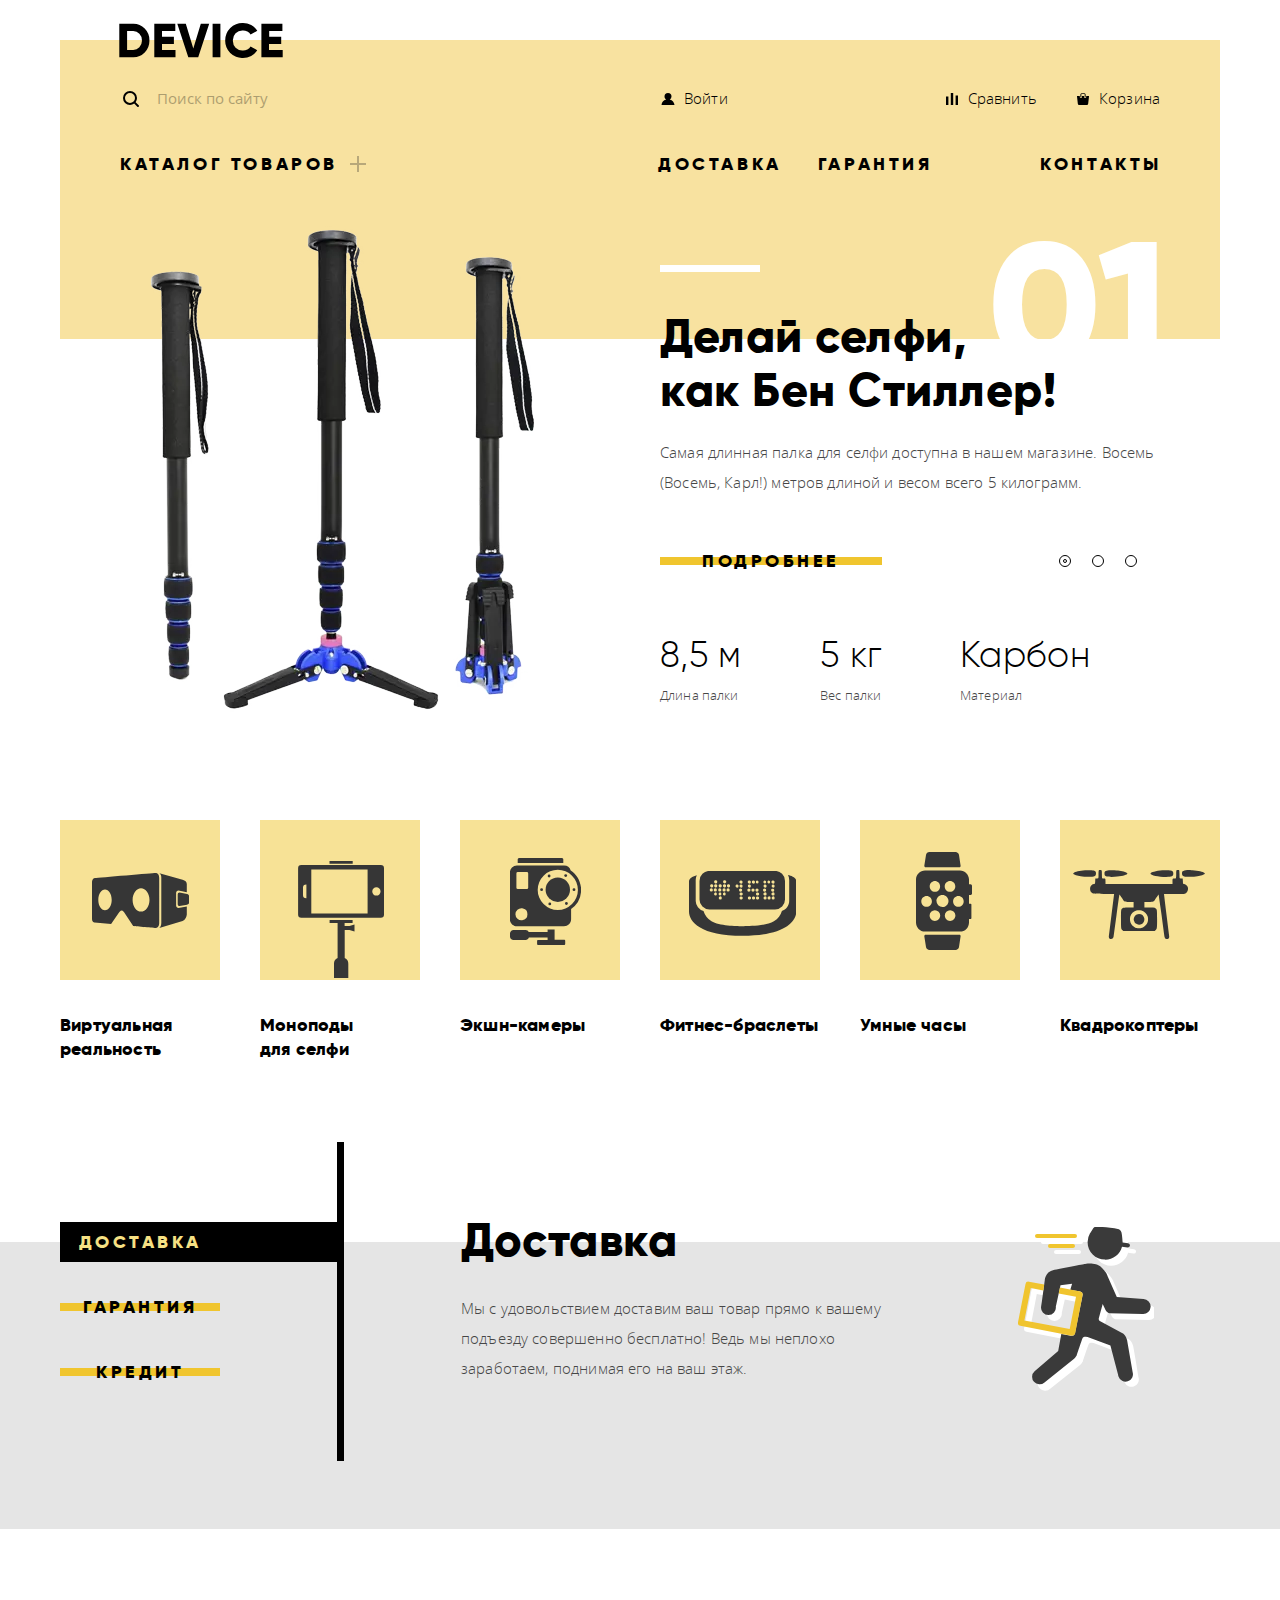
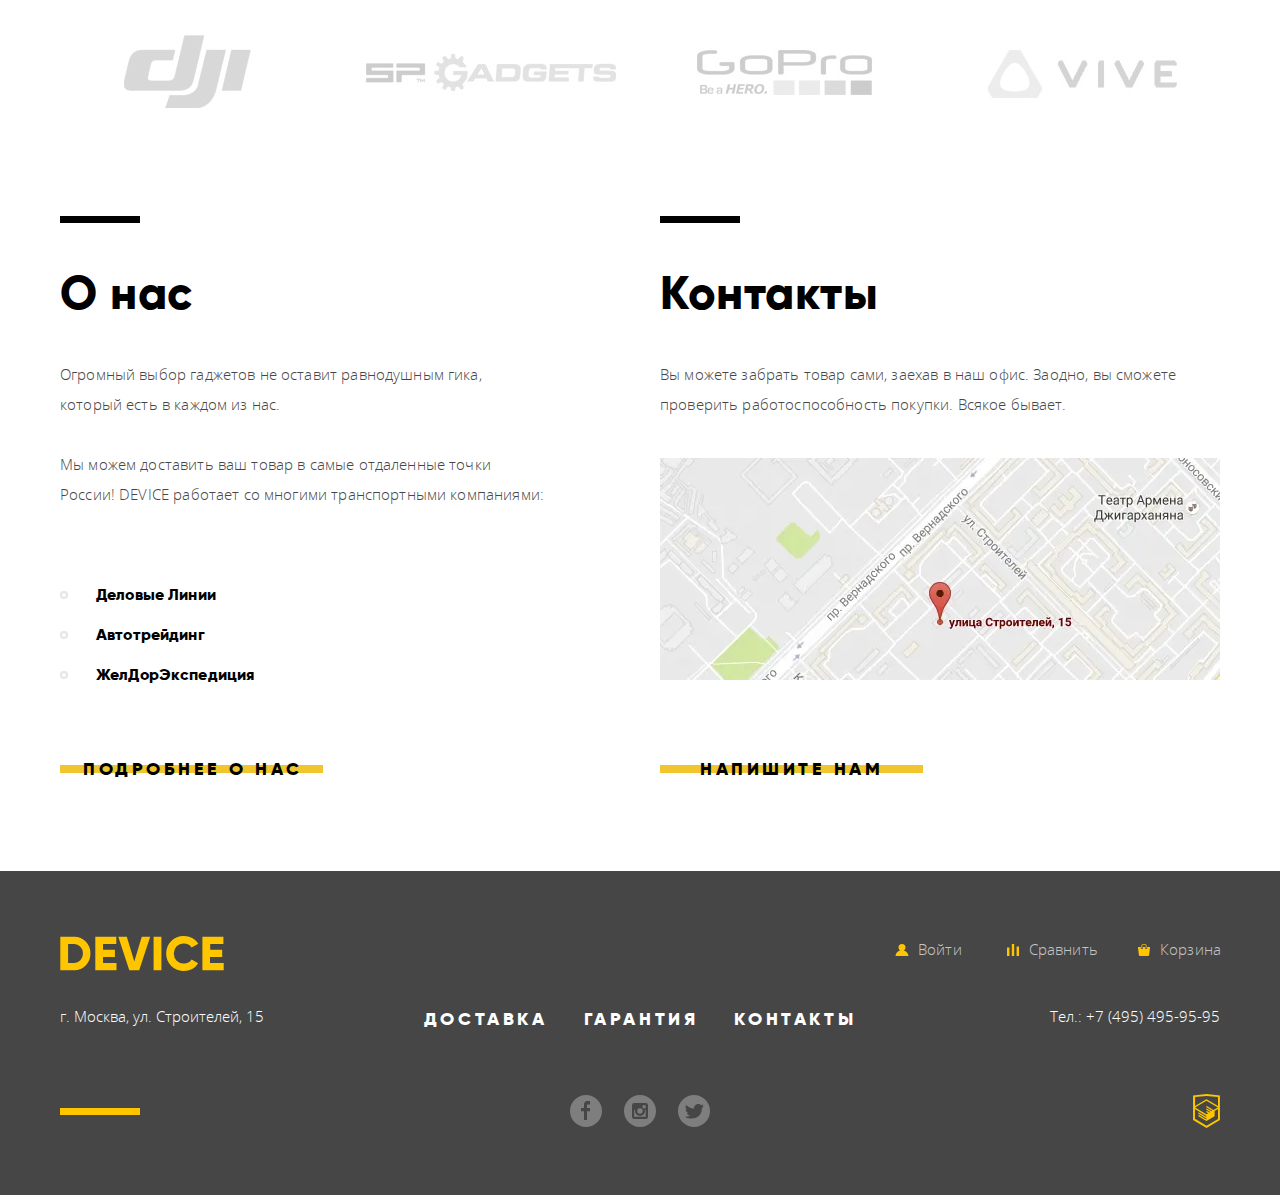
<file: index.html>
<!DOCTYPE html>
<html lang="ru">
  <head>
    <meta charset="utf-8">
    <title>HTML Academy: Девайс</title>
    <link rel="stylesheet" href="css/normalize.min.css">
    <link rel="stylesheet" href="css/style.min.css">
  </head>
  <body class="page">
    <!-- ==== SPRITE START ==== -->
    <svg xmlns="http://www.w3.org/2000/svg" width="0" height="0" class="hidden">
      <symbol id="logo" viewBox="0 0 164 35">
        <path d="M.3.7v33.6H14a15.7 15.7 0 0011.7-4.8 16.5 16.5 0 004.7-12 16.5 16.5 0 00-4.7-12A15.7 15.7 0 0013.9.7zm7.8 26.2V8.1h5.8a8.6 8.6 0 016.5 2.6 9.4 9.4 0 012.5 6.8 9.4 9.4 0 01-2.5 6.8 8.6 8.6 0 01-6.5 2.6H8zm34.8-6h12v-7.2H43V8h13.3V.7h-21v33.6h21.2v-7.4H43v-6zm36.3 13.4L90.2.7h-8.4l-7.5 24.7L66.8.7h-8.5l11 33.6zm14.4 0h7.8V.7h-7.8zm38.6-1.4a15.5 15.5 0 006-5.7l-6.6-3.8a7.5 7.5 0 01-3.2 3 9.9 9.9 0 01-4.6 1 9.6 9.6 0 01-7.2-2.7 10 10 0 01-2.7-7.2 10 10 0 012.7-7.3 9.6 9.6 0 017.2-2.7 10 10 0 014.6 1 7.6 7.6 0 013.2 3.1l6.7-3.8a15.9 15.9 0 00-6.1-5.7 17.4 17.4 0 00-8.4-2 17.1 17.1 0 00-17.6 17.4A17.1 17.1 0 00123.8 35a17.5 17.5 0 008.4-2.1zm18-12h12v-7.2h-12V8h13.2V.7h-21v33.6h21.3v-7.4H150v-6z"/>
      </symbol>
      <symbol id="logo-html" viewBox="0 0 26.943 34.09">
        <path d="M13.6 0h-.1L0 1.4v24.7l13.5 8 13.4-8V1.4L13.6 0zM25 12.1L13.5 5.3h-.2L2 12.1v-9L13.5 2 25 3.1v9zM13.4 6.8l11.5 6.7-4.5 2.6-7-4.2v1.4l5.8 3.5-.8.6-5-3v1.4l3.8 2.3-.8.5-3-1.8v1.4l1.8 1-1.8 1.2L2 13.6l11.4-6.8zM1.9 15L13.3 22v1l-7.9-4.7v1.5l8 4.7v1.1l-8-4.7v1.4l8 4.8 8.2-4.8V17l3.4-2v10l-11.5 6.9-11.6-7v-9.8z"/>
      </symbol>
      <symbol id="icon-user" viewBox="0 0 13 12">
        <path d="M0 12h13c-.2-2.6-2.1-4.8-4.7-5.5a3.5 3.5 0 001.7-3 3.5 3.5 0 00-7 0c0 1.2.7 2.3 1.7 3A6.2 6.2 0 000 12z"/>
      </symbol>
      <symbol id="icon-compare" viewBox="0 0 10 10">
        <path d="M8 2h2v8H8zM0 3h2v7H0zm4-3h2v10H4z"/>
      </symbol>
      <symbol id="icon-cart" viewBox="0 0 12 12">
        <path d="M11.9 3a.4.4 0 00-.4-.1H9.2V4c0 .6-.5 1-1 1a1 1 0 01-1.1-1V2.9H4.9V4c0 .6-.5 1-1 1a1 1 0 01-1.1-1V2.9H.4a.4.4 0 00-.3.1.5.5 0 00-.1.4l.8 7.1c0 .8.6 1.5 1.4 1.5h7.6c.8 0 1.4-.7 1.4-1.5l.8-7.1a.5.5 0 00-.1-.4z"/><path d="M3.8 4.5c.3 0 .5-.2.5-.4V1.8c0-.6.6-1 1.3-1h1c.7 0 1.1.4 1.1 1v2.3c0 .2.2.4.4.4.3 0 .5-.2.5-.4V1.8c0-1-.8-1.8-2-1.8h-1C4.4 0 3.4.8 3.4 1.8v2.3c0 .2.2.4.4.4z"/>
      </symbol>
      <symbol id="icon-fb" viewBox="0 0 32 32">
        <path d="M16 0a16 16 0 100 32 16 16 0 000-32zm4 9.5h-3v3.4h3v3.4h-3V25h-3v-8.7h-3V13h3V9.5c0-2 1.4-3.5 3-3.5h3v3.5z"/>
      </symbol>
      <symbol id="icon-instagram" viewBox="0 0 32 32">
        <path d="M21 16a5 5 0 11-10 0c0-.4 0-.8.2-1.1h-1v6.8h11.5v-6.8h-1c.2.3.2.7.2 1.1z"/><path d="M16 18.7a2.7 2.7 0 100-5.4 2.7 2.7 0 000 5.4zm2.6-8.4h3v3h-3z"/><path d="M16 0a16 16 0 100 32 16 16 0 000-32zm8 21.7a2.3 2.3 0 01-2.3 2.3H10.3A2.3 2.3 0 018 21.7V10.3A2.3 2.3 0 0110.3 8h11.4a2.3 2.3 0 012.3 2.3v11.4z"/>
      </symbol>
      <symbol id="icon-twitter" viewBox="0 0 32 32">
        <path d="M16 0a16 16 0 100 32 16 16 0 000-32zm8 12.8c-.3 6.5-3.5 10.8-11 10.7h-.5c-.5 0-4.6-.4-5.4-1.8 2.5.2 4.3-.4 5.1-1.1-1-.3-2.9-.5-3.2-2.9.4.1.6.2 1.3.1-1.3-.8-2.8-1.5-2.7-3.6.3.3 1.2.5 1.5.4-.8-.2-2.2-3.2-1-4.7 2 1.7 4 3.4 7.8 3.6.2-2.2 1.2-3.7 3.2-4.3 1.8-.5 3.2.2 3.9 1.1l2.2-.7c0 .9-.6 1.5-1 1.7.8.2 1.5-.4 1.5-.4a3 3 0 01-1.8 2z"/>
      </symbol>
      <symbol id="icon-close" viewBox="0 0 55 55">
        <path d="M27.5 0a27.5 27.5 0 100 55 27.5 27.5 0 000-55zM39 37l-1.5 1.5-10-9.6-10 9.6-1.5-1.4 10-9.6-10-9.6 1.5-1.4 10 9.6 10-9.6 1.5 1.4-10 9.6 10 9.6z"/>
      </symbol>
      <symbol id="popular-vr" viewBox="0 0 97 55">
        <path d="M84.1 32.6V20c0-1.3 1-2.4 2.4-2.4l8.3 1.6V11c0-2.3-1.7-3.4-4.2-4.2L67.4.2c1.6 1.4 1.9 2 1.9 4.4v45.2c0 2.3-.5 4-2 5.2l23.3-7c2.4-1 4.2-4.3 4.2-6.6v-8L86.5 35c-1.3 0-2.4-1-2.4-2.4z"/><path d="M95.1 21l-7.6-1.5c-1 0-1.8.9-1.8 1.9v9.9c0 1 .8 1.8 1.8 1.8l7.6-1.4c1.2-.4 1.9-.9 1.9-1.9v-7c0-1-.8-1.5-1.9-1.8zm-28-16.5C67.2-.6 63 0 63 0S6 4.7 3 5.1 0 9.5 0 9.5v36.3c0 3.8 2.6 3.8 2.6 3.8L19.1 51l8.1-11.7s1.1-1.8 2.5-1.8 2.4 1.8 2.4 1.8L41.2 53s18.9 1.9 22.5 1.9c3.7 0 3.5-5 3.5-5V4.4zM13 37.2c-3.7 0-6.7-4.6-6.7-10.3s3-10.3 6.7-10.3 6.7 4.6 6.7 10.3-3 10.3-6.7 10.3zM49 38.6c-4.6 0-8.4-5.2-8.4-11.7 0-6.4 3.8-11.7 8.4-11.7 4.7 0 8.5 5.3 8.5 11.7 0 6.5-3.8 11.7-8.5 11.7z"/>
      </symbol>
      <symbol id="popular-monopod" viewBox="0 0 86 117">
        <path d="M82.8 4H3.3A3.2 3.2 0 00.1 7.2v46.4a3.2 3.2 0 003.2 3.2h79.5a3.2 3.2 0 003.2-3.2V7.2A3.2 3.2 0 0082.8 4zM8.4 37.2h-.2A3.2 3.2 0 015 34v-7.2a3.2 3.2 0 013.2-3.2h.2v13.6zm61.2 15.2H13.3v-44h56.3v44zm8.8-17.8a4.1 4.1 0 110-8.3 4.1 4.1 0 110 8.3zM31.5 0h23.2v2.8H31.5zm15.1 64.9v-3h8V59H31.6V62h8V97a6 6 0 00-3.6 5.6V117h14.3v-14.3a6 6 0 00-3.6-5.6v-28h4.8l5 1.3v-6.8l-5 1.3h-4.8z"/>
      </symbol>
      <symbol id="popular-camera" viewBox="0 0 71 87">
        <path d="M53.3 1.5C53.3.8 52.8 0 52 0H9c-.7 0-1.3.8-1.3 1.5V5h45.6V1.5zm.9 80.3h-9.6V71.4h-7V74H18.8a3.5 3.5 0 00-3.2-2.1h-12c-2 0-3.6 1.6-3.6 3.5v3c0 2 1.6 3.5 3.6 3.5h12c1.5 0 2.8-.9 3.3-2.3h18.7v2.3h-9.5c-.5 0-1 .4-1 1V86c0 .5.5 1 1 1h26.1c.5 0 1-.5 1-1v-3.2c0-.6-.5-1-1-1zm6.5-69.4a7 7 0 00-6.8-5H7a7 7 0 00-7.1 7v46.9c0 3.9 3.3 7 7.1 7H54c3.9 0 7.1-3.1 7.1-7V50.9a23.2 23.2 0 0010-19.1c0-8.1-4.1-15.2-10.3-19.4zM12.2 62.2a6 6 0 110-11.9 6 6 0 010 11.9zm6-32.7a1.4 1.4 0 01-1.4 1.5h-9a1.4 1.4 0 01-1.4-1.5V15.4A1.4 1.4 0 017.8 14h9a1.4 1.4 0 011.4 1.4v14.1zM47.8 52a20 20 0 110-40.2 20 20 0 010 40.2z"/><circle cx="47.8" cy="31.7" r="12.2"/><circle cx="31.6" cy="31.7" r="1.4"/><circle cx="64" cy="31.7" r="1.4"/><circle cx="39.1" cy="18" r="1.4"/><circle cx="56.4" cy="45.5" r="1.4"/><circle cx="55.7" cy="17.6" r="1.4"/><circle cx="39.8" cy="45.9" r="1.4"/>
      </symbol>
      <symbol id="popular-band" viewBox="0 0 107 65">
        <path d="M99 4c.7 1.5 1.2 3.2 1.2 4.9v21c0 4.7-3.1 8.6-7.3 10-1.3 4-3.7 7.8-8 10.4-8.7 5.3-31.1 4.9-31.2 4.9-.1 0-22.5.4-31.2-4.9a18.7 18.7 0 01-8-10.3 10.5 10.5 0 01-7.8-10V8.9c0-1.7.4-3.3 1.1-4.7C4.2 5.2 0 6.9 0 10.4v30c0 10.3 11.8 24.4 53.7 24.4 41.8 0 53.6-14.1 53.6-24.4v-30c0-3.7-4.6-5.5-8.3-6.3z"/><path d="M20.6 38.5H86a10 10 0 0010-10.1V9.9a10 10 0 00-10-10H20.6a10 10 0 00-10.1 10v18.5a10 10 0 0010 10zm63-29a1.6 1.6 0 110 3.1 1.6 1.6 0 010-3.1zm0 4a1.6 1.6 0 11.1 3.1 1.6 1.6 0 010-3zm0 4a1.6 1.6 0 11.1 3.2 1.6 1.6 0 010-3.2zm0 3.9a1.6 1.6 0 110 3.1 1.6 1.6 0 010-3.1zm0 4a1.6 1.6 0 11.1 3.1 1.6 1.6 0 010-3zm-4-16a1.6 1.6 0 110 3.2 1.6 1.6 0 010-3.1zm0 16a1.6 1.6 0 110 3.1 1.6 1.6 0 010-3zm-4-16a1.6 1.6 0 110 3.2 1.6 1.6 0 010-3.1zm0 4.1a1.6 1.6 0 110 3.1 1.6 1.6 0 010-3zm0 4a1.6 1.6 0 110 3.2 1.6 1.6 0 010-3.2zm0 3.9a1.6 1.6 0 110 3.1 1.6 1.6 0 010-3.1zm0 4a1.6 1.6 0 110 3.1 1.6 1.6 0 010-3zM68 9.4a1.6 1.6 0 110 3.2 1.6 1.6 0 010-3.1zm0 8.1a1.6 1.6 0 110 3.2 1.6 1.6 0 010-3.2zm0 4a1.6 1.6 0 110 3 1.6 1.6 0 010-3zm0 4a1.6 1.6 0 110 3 1.6 1.6 0 010-3zm-4-16a1.6 1.6 0 110 3.1 1.6 1.6 0 010-3.1zm0 8a1.6 1.6 0 110 3.2 1.6 1.6 0 010-3.2zm0 8a1.6 1.6 0 110 3 1.6 1.6 0 010-3zm-4.1-16a1.6 1.6 0 110 3.1 1.6 1.6 0 010-3.1zm0 4a1.6 1.6 0 110 3.1 1.6 1.6 0 010-3zm0 4a1.6 1.6 0 110 3.2 1.6 1.6 0 010-3.2zm0 8a1.6 1.6 0 110 3 1.6 1.6 0 010-3zm-8.3-16a1.6 1.6 0 110 3.1 1.6 1.6 0 010-3.1zm0 4a1.6 1.6 0 110 3.1 1.6 1.6 0 010-3zm0 4a1.6 1.6 0 110 3.2 1.6 1.6 0 010-3.2zm0 4a1.6 1.6 0 110 3 1.6 1.6 0 010-3zm0 4a1.6 1.6 0 110 3 1.6 1.6 0 010-3zm-4-12a1.6 1.6 0 110 3.1 1.6 1.6 0 010-3zm-8.5-.2a1.6 1.6 0 110 3.1 1.6 1.6 0 010-3.1zm0 4a1.6 1.6 0 110 3.2 1.6 1.6 0 010-3.2zm-4-8a1.6 1.6 0 110 3 1.6 1.6 0 010-3zm0 4a1.6 1.6 0 110 3.1 1.6 1.6 0 010-3.1zm0 4a1.6 1.6 0 110 3.2 1.6 1.6 0 010-3.2zm0 4a1.6 1.6 0 110 3.2 1.6 1.6 0 010-3.1zm-4.3-8a1.6 1.6 0 110 3.1 1.6 1.6 0 010-3.1zm0 4a1.6 1.6 0 110 3.2 1.6 1.6 0 010-3.2zm0 4a1.6 1.6 0 110 3.2 1.6 1.6 0 010-3.1zm0 4.1a1.6 1.6 0 110 3.1 1.6 1.6 0 010-3zM26.3 9.3a1.6 1.6 0 110 3.1 1.6 1.6 0 010-3.1zm0 4a1.6 1.6 0 110 3.1 1.6 1.6 0 010-3.1zm0 4a1.6 1.6 0 110 3.2 1.6 1.6 0 010-3.2zm0 4a1.6 1.6 0 110 3.2 1.6 1.6 0 010-3.1zm-4-8a1.6 1.6 0 110 3.1 1.6 1.6 0 010-3.1zm0 4a1.6 1.6 0 110 3.2 1.6 1.6 0 010-3.2z"/>
      </symbol>
      <symbol id="popular-watches" viewBox="0 0 56 98">
        <path d="M54.5 32.2H53v-4.6c0-5-4.1-9.2-9.1-9.2H9.1c-5 0-9.1 4.1-9.1 9.2v42.8c0 5 4 9.2 9 9.2H44c5 0 9-4.1 9-9.2V67h1.6a.8.8 0 00.8-.8V52.5a.8.8 0 00-.8-.8H53v-8.8h1.5c.8 0 1.5-.7 1.5-1.5v-7.7a1.5 1.5 0 00-1.5-1.5zM34 29.1c3 0 5.3 2.4 5.3 5.3S37 39.8 34 39.8s-5.3-2.4-5.3-5.4 2.4-5.3 5.3-5.3zm-15.2 0c3 0 5.3 2.4 5.3 5.3S22 39.8 19 39.8c-2.9 0-5.3-2.4-5.3-5.4s2.4-5.3 5.3-5.3zM5.3 49.4c0-3 2.4-5.4 5.3-5.4 3 0 5.3 2.4 5.3 5.4 0 3-2.4 5.4-5.3 5.4-3 0-5.3-2.4-5.3-5.4zm13.6 19.5c-2.9 0-5.3-2.4-5.3-5.4a5.3 5.3 0 1110.6 0c0 3-2.3 5.4-5.3 5.4zm1.5-20c0-3.3 2.7-6 6-6s6.1 2.7 6.1 6-2.7 6.2-6 6.2a6 6 0 01-6-6.1zm13.7 20c-3 0-5.3-2.4-5.3-5.4a5.3 5.3 0 1110.6 0c0 3-2.4 5.4-5.3 5.4zm8.3-14.1c-3 0-5.3-2.4-5.3-5.4 0-3 2.4-5.4 5.3-5.4 3 0 5.3 2.4 5.3 5.4 0 3-2.4 5.4-5.3 5.4zM9.6 15.3h33.7c.9 0 1.5-.7 1.3-1.5L43 3c-.2-1.6-1.8-3-3.5-3h-26A3.7 3.7 0 0010 3L8.3 13.8c0 .8.5 1.5 1.3 1.5zm33.7 67.4H9.6c-.8 0-1.4.7-1.3 1.5L10 95c.2 1.6 1.8 3 3.5 3h26c1.7 0 3.3-1.4 3.5-3l1.6-10.8c.2-.8-.4-1.5-1.3-1.5z"/>
      </symbol>
      <symbol id="popular-copter" viewBox="0 0 132 69">
        <path d="M12 .3C6.6.7 1.9 1.9.7 2.9c-.7.6-.7.6-.3 1.2.7.7 3.8 1.6 7.3 2.2 4 .7 12.5.7 13.7 0 1.2-.6 1.6-1.3 1.6-3 0-1.5-.6-2.3-2.2-2.8C19.3.2 15 0 12.1.3zm13.8.2c-.2.3-.3 2.1-.3 4.1 0 4 .2 3.8-2.2 4h-1l-.1 2.6-.2 2.5-1.2.3c-2.5.6-4 2.6-3.7 5.3 0 1.9 1 3.3 2.5 4 1.1.6 1.5.6 11.3.6 5.5 0 10.1 0 10.2.2l-2.6 20.6-2.7 21.7c0 1.6.8 2.6 2.3 2.6 1.3 0 2-.6 2.4-1.9l3-21.8c1.5-11.5 2.8-20.9 3-20.9l2.1 3.2c3 4.6 2.4 4.3 7.6 4.3h4.4v5.6h-5.1c-4.8.2-5.2.2-6 .7-1.5 1.1-1.5 1.4-1.5 11 0 9.5 0 9.8 1.5 11l.8.7h31.4l.8-.7c1.5-1.2 1.6-1.5 1.6-11 0-9.6 0-9.9-1.7-11-.6-.5-1.1-.5-5.8-.6l-5.2-.1v-5.6h4.4c5.2 0 4.7.3 7.6-4.3 1.1-1.8 2.1-3.2 2.2-3.2l3 20.9c1.5 11.5 2.8 21.3 3 21.8.3 1.3 1 2 2.3 2 1.5 0 2.4-1.1 2.3-2.7l-2.7-21.7A901.8 901.8 0 0191 24.1c0-.1 4.6-.2 10.1-.2 9.8 0 10.2 0 11.3-.5 1.5-.8 2.4-2.2 2.6-4.1a4.7 4.7 0 00-3.8-5.3l-1.2-.3-.1-2.5-.2-2.6h-1c-2.3-.2-2.2 0-2.2-4l-.2-4.1c-.3-.4-.6-.5-1.4-.5-.6 0-1.3.1-1.4.3-.2.2-.3 1.5-.3 4 0 2.4-.1 3.7-.4 3.9-.1.2-.9.3-1.6.3-1.6 0-1.7 0-1.7 3V14h-67v-2.3c0-3 0-3.1-1.7-3.1-.7 0-1.4-.1-1.6-.3-.2-.2-.3-1.5-.3-4 0-2.4-.1-3.7-.3-3.9-.2-.2-.8-.3-1.5-.3-.8 0-1.1.1-1.3.5zm42.8 40.1c3 1 5.4 3.4 6.2 6.2a11 11 0 01-.3 5.8c-.7 1.8-2.7 4-4.6 4.9-1.3.6-1.7.7-3.9.7s-2.6 0-4-.7c-1.8-1-3.8-3-4.5-5a11 11 0 01-.3-5.7 9.6 9.6 0 016.1-6.2c2-.6 3.3-.6 5.3 0z"/><path d="M63.8 44.4c-2 1-3.5 3.7-3 5.8a5.4 5.4 0 008 3.7c2-1.2 3-3.6 2.4-5.8a5.4 5.4 0 00-5.2-4.2c-.6 0-1.6.3-2.2.5zM36 .2c-4 .6-4.5 1-4.5 3.4 0 1.8.4 2.4 2.2 3 1.6.4 7.2.5 10.5 0C51.3 6 55.7 4.2 54 3c-1.2-.9-4.9-1.8-9-2.4-2.5-.3-8-.5-9-.3zm53.4 0c-6.3.6-11.9 2.1-11.9 3.2 0 1.8 7.9 3.5 15.7 3.5 5.8 0 7.1-.6 7.1-3.3 0-1.8-.6-2.6-2.3-3-1.7-.5-5.7-.6-8.6-.3zm23.3 0c-1.8.3-3 .9-3.5 1.6-.3.7-.3 2.9.2 3.5 1 1.4 1.7 1.5 7 1.5 3.7 0 5.9-.1 8-.5 3.5-.6 6.5-1.5 7.2-2.2.5-.6.5-.6-.2-1.2-1.4-1.1-6-2.2-12-2.6-3.4-.3-4.5-.3-6.7 0z"/>
      </symbol>
      <symbol id="icon-down" viewBox="0 0 11 10">
        <path d="M5.5 0L0 10h11z"/>
      </symbol>
      <symbol id="icon-up" viewBox="0 0 11 10">
        <path d="M5.5 10L0 0h11"/>
      </symbol>
    </svg>
    <!-- ==== SPRITE END ==== -->
    <!-- ==== HEADER START ==== -->
    <header class="header container">
      <div class="header__inner">
        <!-- ==== LOGO ==== -->
        <a class="header__logo logo">
          <svg width="164" height="35" role="img" aria-label="Логотип магазина «Девайс»">
            <use xlink:href="#logo"></use>
          </svg>
        </a>
        <!-- ==== SEARCH ==== -->
        <form class="header__search search" action="https://echo.htmlacademy.ru" method="get" role="search" aria-label="Поиск по сайту">
          <input class="search__field" type="search" name="search" placeholder="Поиск по сайту" required>
          <button class="search__btn" type="submit">Найти</button>
        </form>
        <!-- ==== USER-MENU START ==== -->
        <ul class="header__user-menu user-menu user-menu--main" aria-label="Меню пользователя">
          <!-- ==== ACCOUNT ==== -->
          <li class="user-menu__item user-menu__item--account">
            <a class="user-menu__link" href="#" aria-label="Личный кабинет пользователя">
              <svg class="user-menu__icon" width="13" height="12" aria-hidden="true">
                <use xlink:href="#icon-user"></use>
              </svg>
              Войти
            </a>
          </li>
          <!-- ==== COMPARE ==== -->
          <li class="user-menu__item">
            <a class="user-menu__link" href="#" aria-label="Перейти к сравнению товаров">
              <svg class="user-menu__icon" width="10" height="10" aria-hidden="true">
                <use xlink:href="#icon-compare"></use>
              </svg>
              Сравнить
            </a>
          </li>
          <!-- ==== CART ==== -->
          <li class="user-menu__item">
            <a class="user-menu__link" href="#" aria-label="Перейти в корзину товаров">
              <svg class="user-menu__icon" width="12" height="12" aria-hidden="true">
                <use xlink:href="#icon-cart"></use>
              </svg>
              Корзина
            </a>
          </li>
        </ul>
        <!-- ==== USER-MENU END ==== -->
        <!-- ==== SITE-NAV START ==== -->
        <nav class="header__nav site-nav site-nav--main" aria-label="Основное меню">
          <ul class="site-nav__menu">
            <li class="site-nav__item site-nav__item--has-submenu">
              <a class="site-nav__link" href="#">Каталог товаров</a>
              <!-- ==== SUBMENU START ==== -->
              <div class="site-nav__submenu" hidden>
                <ul class="submenu" role="menu">
                  <li class="submenu__item">
                    <a class="submenu__link" href="#">Виртуальная реальность</a>
                  </li>
                  <li class="submenu__item">
                    <a class="submenu__link" href="catalog.html">Моноподы для селфи</a>
                  </li>
                  <li class="submenu__item">
                    <a class="submenu__link" href="#">Экшн-камеры</a>
                  </li>
                </ul>
                <ul class="submenu" role="menu">
                  <li class="submenu__item">
                    <a class="submenu__link" href="#">Фитнес-браслеты</a>
                  </li>
                  <li class="submenu__item">
                    <a class="submenu__link" href="#">Умные часы</a>
                  </li>
                </ul>
                <ul class="submenu" role="menu">
                  <li class="submenu__item">
                    <a class="submenu__link" href="#">Квадрокоптеры</a>
                  </li>
                </ul>
              </div>
              <!-- ==== SUBMENU END ==== -->
            </li>
            <li class="site-nav__item">
              <a class="site-nav__link" href="#">Доставка</a>
            </li>
            <li class="site-nav__item">
              <a class="site-nav__link" href="#">Гарантия</a>
            </li>
            <li class="site-nav__item">
              <a class="site-nav__link" href="#">Контакты</a>
            </li>
          </ul>
        </nav>
        <!-- ==== SITE-NAV END ==== -->
      </div>
    </header>
    <!-- ==== HEADER END ==== -->
    <main>
      <h1 class="sr-only">HTML Academy: Девайс</h1>
      <!-- ==== CAROUSEL START ==== -->
      <section class="carousel container">
        <h2 class="sr-only">Популярные товары</h2>
        <!-- ==== CONTROLS START ==== -->
        <ol class="carousel__controls">
          <li class="carousel__control">
            <button class="carousel__btn carousel__btn--active" type="button" aria-label="Первый слайд"></button>
          </li>
          <li class="carousel__control">
            <button class="carousel__btn" type="button" aria-label="Второй слайд"></button>
          </li>
          <li class="carousel__control">
            <button class="carousel__btn" type="button" aria-label="Третий слайд"></button>
          </li>
        </ol>
        <!-- ==== CONTROLS END ==== -->
        <!-- ==== SLIDES START ==== -->
        <ol class="carousel__slides" aria-live="off">
          <li class="carousel__slide carousel__slide--active">
            <!-- ==== SLIDE #1 ==== -->
            <figure class="slide">
              <div class="slide__img">
                <picture>
                  <source type="image/webp" srcset="img/carousel/slide-1.webp, img/carousel/slide-1@2x.webp 2x, img/carousel/slide-1@3x.webp 3x">
                  <img src="img/carousel/slide-1.png" srcset="img/carousel/slide-1@2x.png 2x, img/carousel/slide-1@3x.png 3x" width="384" height="486" alt="Самая длинная палка для селфи">
                </picture>
              </div>
              <figcaption class="slide__description">
                <h3 class="page__title slide__title">Делай селфи,<br>как Бен Стиллер!</h3>
                <p class="page__text slide__text">Самая длинная палка для селфи доступна в нашем магазине. Восемь (Восемь, Карл!) метров длиной и весом всего 5 килограмм.</p>
                <a class="page__btn slide__link" href="#">Подробнее</a>
                <dl class="specification">
                  <div class="specification__item">
                    <dt class="specification__termin">Длина палки</dt>
                    <dd class="specification__description">8,5 м</dd>
                  </div>
                  <div class="specification__item">
                    <dt class="specification__termin">Вес палки</dt>
                    <dd class="specification__description">5 кг</dd>
                  </div>
                  <div class="specification__item">
                    <dt class="specification__termin">Материал</dt>
                    <dd class="specification__description">Карбон</dd>
                  </div>
                </dl>
              </figcaption>
            </figure>
          </li>
          <li class="carousel__slide">
            <!-- ==== SLIDE #2 ==== -->
            <figure class="slide">
              <div class="slide__img slide__img--band">
                <picture>
                  <source type="image/webp" srcset="img/carousel/slide-2.webp, img/carousel/slide-2@2x.webp 2x, img/carousel/slide-2@3x.webp 3x">
                  <img src="img/carousel/slide-2.png" srcset="img/carousel/slide-2@2x.png 2x, img/carousel/slide-2@3x.png 3x" width="345" height="485" alt="Мотивирующий фитнес-браслет">
                </picture>
              </div>
              <figcaption class="slide__description">
                <h3 class="page__title slide__title">Худеем<br>правильно!</h3>
                <p class="page__text slide__text">Мотивирующие фитнес-браслеты помогут найти в себе силы<br>не пропускать занятия и соблюдать диету.</p>
                <a class="page__btn slide__link" href="#">Подробнее</a>
                <dl class="specification">
                  <div class="specification__item">
                    <dt class="specification__termin">Без подзарядки</dt>
                    <dd class="specification__description">48 часов</dd>
                  </div>
                </dl>
              </figcaption>
            </figure>
          </li>
          <li class="carousel__slide">
            <!-- ==== SLIDE #3 ==== -->
            <figure class="slide">
              <div class="slide__img slide__img--copter">
                <picture>
                  <source type="image/webp" srcset="img/carousel/slide-3.webp, img/carousel/slide-3@2x.webp 2x, img/carousel/slide-3@3x.webp 3x">
                  <img src="img/carousel/slide-3.png" srcset="img/carousel/slide-3@2x.png 2x, img/carousel/slide-3@3x.png 3x" width="526" height="334" alt="Квадрокоптер оснащенный мощным лазером">
                </picture>
              </div>
              <figcaption class="slide__description">
                <h3 class="page__title slide__title">Порхает как бабочка, жалит как пчела!</h3>
                <p class="page__text slide__text">Этот обычный, на первый взгляд, квадрокоптер оснащен мощным лазером, замаскированным под стандартную камеру.</p>
                <a class="page__btn slide__link" href="#">Подробнее</a>
                <dl class="specification">
                  <div class="specification__item">
                    <dt class="specification__termin">Дальность полета</dt>
                    <dd class="specification__description">800 м</dd>
                  </div>
                  <div class="specification__item">
                    <dt class="specification__termin">Радиус поражения</dt>
                    <dd class="specification__description">50 м</dd>
                  </div>
                </dl>
              </figcaption>
            </figure>
          </li>
        </ol>
        <!-- ==== SLIDES END ==== -->
      </section>
      <!-- ==== CAROUSEL END ==== -->
      <!-- ==== POPULAR START ==== -->
      <section class="popular container">
        <h2 class="sr-only">Популярные категории</h2>
        <ul class="popular__list">
          <li class="popular__item">
            <a class="popular__link" href="#">
              <div class="popular__icon popular__icon--vr">
                <svg width="97" height="55" aria-hidden="true">
                  <use xlink:href="#popular-vr"></use>
                </svg>
              </div>
              Виртуальная реальность
            </a>
          </li>
          <li class="popular__item">
            <a class="popular__link" href="catalog.html">
              <div class="popular__icon popular__icon--monopod">
                <svg width="86" height="117" aria-hidden="true">
                  <use xlink:href="#popular-monopod"></use>
                </svg>
              </div>
              Моноподы<br>для селфи
            </a>
          </li>
          <li class="popular__item">
            <a class="popular__link" href="#">
              <div class="popular__icon popular__icon--camera">
                <svg width="71" height="87" aria-hidden="true">
                  <use xlink:href="#popular-camera"></use>
                </svg>
              </div>
              Экшн-камеры
            </a>
          </li>
          <li class="popular__item">
            <a class="popular__link" href="#">
              <div class="popular__icon popular__icon--band">
                <svg width="107" height="65" aria-hidden="true">
                  <use xlink:href="#popular-band"></use>
                </svg>
              </div>
              Фитнес-браслеты
            </a>
          </li>
          <li class="popular__item">
            <a class="popular__link" href="#">
              <div class="popular__icon popular__icon--watches">
                <svg width="56" height="98" aria-hidden="true">
                  <use xlink:href="#popular-watches"></use>
                </svg>
              </div>Умные часы</a>
          </li>
          <li class="popular__item">
            <a class="popular__link" href="#">
              <div class="popular__icon popular__icon--copter">
                <svg width="132" height="69" aria-hidden="true">
                  <use xlink:href="#popular-copter"></use>
                </svg>
              </div>
              Квадрокоптеры
            </a>
          </li>
        </ul>
      </section>
      <!-- ==== POPULAR END ==== -->
      <!-- ==== SERVICES START ==== -->
      <section class="services">
        <div class="container">
          <h2 class="sr-only">Услуги</h2>
          <div class="services__inner">
            <!-- ==== CONTROLS START ==== -->
            <ol class="services__controls" role="tablist">
              <li class="services__control services__control--active">
                <a class="page__btn services__link" href="delivery.html" role="tab">Доставка</a>
              </li>
              <li class="services__control">
                <a class="page__btn services__link" href="warranty.html" role="tab">Гарантия</a>
              </li>
              <li class="services__control">
                <a class="page__btn services__link" href="credit.html" role="tab">Кредит</a>
              </li>
            </ol>
            <!-- ==== CONTROLS END ==== -->
            <!-- ==== TABS START ==== -->
            <ol class="services__tabs">
              <li class="services__tab services__tab--delivery services__tab--active">
                <h3 class="page__title services__title">Доставка</h3>
                <p class="page__text services__text">Мы с удовольствием доставим ваш товар прямо к вашему подъезду совершенно бесплатно! Ведь мы неплохо заработаем, поднимая его на ваш этаж.</p>
              </li>
              <li class="services__tab services__tab--warranty">
                <h3 class="page__title services__title">Гарантия</h3>
                <p class="page__text services__text">Если из-за возгорания купленного у нас товара у вас сгорит дом — не переживайте, мы выдадим вам новый.<br>Товар, не дом, конечно же.</p>
              </li>
              <li class="services__tab services__tab--credit">
                <h3 class="page__title services__title">Кредит</h3>
                <p class="page__text services__text">Залезть в долговую яму стало проще! Кредитные консультанты подберут для вас наиболее выгодные условия кредита. Выгодные для нашего банка, разумеется.</p>
              </li>
            </ol>
            <!-- ==== TABS END ==== -->
          </div>
        </div>
      </section>
      <!-- ==== SERVICES END ==== -->
      <!-- ==== BRANDS START ==== -->
      <section class="brands container">
        <h2 class="sr-only">Бренды</h2>
        <ul class="brands__list">
          <!-- ==== ITEM #1 ==== -->
          <li class="brands__item">
            <a class="brands__link brands__link--dji" href="#" aria-label="Сайт Dji">
              <picture class="brands__img">
                <source type="image/webp" srcset="img/brands/dji-logo.webp, img/brands/dji-logo@2x.webp 2x, img/brands/dji-logo@3x.webp 3x">
                <img src="img/brands/dji-logo.jpg" srcset="img/brands/dji-logo@2x.jpg 2x, img/brands/dji-logo@3x.jpg 3x" width="260" height="100" alt="Логотип «Dji»">
              </picture>
            </a>
          </li>
          <!-- ==== ITEM #2 ==== -->
          <li class="brands__item">
            <a class="brands__link brands__link--sp-gadgets" href="#" aria-label="Сайт Sp Gadgets">
              <picture class="brands__img">
                <source type="image/webp" srcset="img/brands/sp-gadgets-logo.webp, img/brands/sp-gadgets-logo@2x.webp 2x, img/brands/sp-gadgets-logo@3x.webp 3x">
                <img src="img/brands/sp-gadgets-logo.jpg" srcset="img/brands/sp-gadgets-logo@2x.jpg 2x, img/brands/sp-gadgets-logo@3x.jpg 3x" width="260" height="100" alt="Логотип «Sp Gadgets»">
              </picture>
            </a>
          </li>
          <!-- ==== ITEM #3 ==== -->
          <li class="brands__item">
            <a class="brands__link brands__link--gopro" href="#" aria-label="Сайт Go Pro">
              <picture class="brands__img">
                <source type="image/webp" srcset="img/brands/go-pro-logo.webp, img/brands/go-pro-logo@2x.webp 2x, img/brands/go-pro-logo@3x.webp 3x">
                <img src="img/brands/go-pro-logo.jpg" srcset="img/brands/go-pro-logo@2x.jpg 2x, img/brands/go-pro-logo@3x.jpg 3x" width="260" height="100" alt="Логотип «Go Pro»">
              </picture>
            </a>
          </li>
          <!-- ==== ITEM #4 ==== -->
          <li class="brands__item">
            <a class="brands__link brands__link--vive" href="#" aria-label="Сайт Vive">
              <picture class="brands__img">
                <source type="image/webp" srcset="img/brands/vive-logo.webp, img/brands/vive-logo@2x.webp 2x, img/brands/vive-logo@3x.webp 3x">
                <img src="img/brands/vive-logo.jpg" srcset="img/brands/vive-logo@2x.jpg 2x, img/brands/vive-logo@3x.jpg 3x" width="260" height="100" alt="Логотип «Vive»">
              </picture>
            </a>
          </li>
        </ul>
      </section>
      <!-- ==== BRANDS END ==== -->
      <div class="page__row container">
        <!-- ==== ABOUT START ==== -->
        <section class="page__col about">
          <h2 class="page__title about__title">О нас</h2>
          <p class="page__text about__text">Огромный выбор гаджетов не оставит равнодушным гика, который есть в каждом из нас.</p>
          <p class="page__text about__text">Мы можем доставить ваш товар в самые отдаленные точки России! DEVICE работает со многими транспортными компаниями:</p>
          <ul class="about__list">
            <li class="about__item">Деловые Линии</li>
            <li class="about__item">Автотрейдинг</li>
            <li class="about__item">ЖелДорЭкспедиция</li>
          </ul>
          <a class="page__btn about__link" href="#">Подробнее о нас</a>
        </section>
        <!-- ==== ABOUT END ==== -->
        <!-- ==== CONTACTS START ==== -->
        <section class="page__col contacts">
          <h2 class="page__title contacts__title">Контакты</h2>
          <p class="page__text contacts__text">Вы можете забрать товар сами, заехав в наш офис. Заодно, вы сможете проверить работоспособность покупки. Всякое бывает.</p>
          <a class="contacts__show-map" href="#" aria-label="Показать карту">
            <picture>
              <source type="image/webp" srcset="img/maps/map-small.webp, img/maps/map-small@2x.webp 2x, img/maps/map-small@3x.webp 3x">
              <img src="img/maps/map-small.jpg" srcset="img/maps/map-small@2x.jpg 2x, img/maps/map-small@3x.jpg 3x" width="560" height="222" alt="Адрес офиса: г. Москва, ул. Строителей, 15">
            </picture>
          </a>
          <a class="page__btn contacts__show-form" href="form.html" aria-label="Открыть форму">Напишите нам</a>
          <!-- ==== MODAL-FEEDBACK START ==== -->
          <div class="contacts__feedback modal" role="dialog" aria-modal="true" aria-label="Форма обратной связи">
            <!-- ==== FORM START ==== -->
            <form class="feedback" action="https://echo.htmlacademy.ru" method="post">
              <fieldset class="feedback__fieldset">
                <ul class="feedback__list">
                  <!-- ==== NAME ==== -->
                  <li class="feedback__item">
                    <label class="feedback__label" for="feedback-name">Ваше имя:</label>
                    <input class="feedback__field" id="feedback-name" name="name" type="text" placeholder="Имя Фамилия">
                  </li>
                  <!-- ==== E-MAIL ==== -->
                  <li class="feedback__item">
                    <label class="feedback__label" for="feedback-email">Ваш e-mail:</label>
                    <input class="feedback__field" id="feedback-email" name="email" type="email" placeholder="email@example.com">
                  </li>
                  <!-- ==== TEXT ==== -->
                  <li class="feedback__item feedback__item--textarea">
                    <label class="feedback__label" for="feedback-text">Текст письма:</label>
                    <textarea class="feedback__field" id="feedback-text" name="text" rows="7" cols="80" placeholder="В свободной форме"></textarea>
                  </li>
                </ul>
              </fieldset>
              <button class="page__btn feedback__btn" type="submit">Отправить</button>
            </form>
            <!-- ==== FORM END ==== -->
            <button class="modal__close" type="button" aria-label="Закрыть окно">
              <svg width="55" height="55" aria-hidden="true">
                <use xlink:href="#icon-close"></use>
              </svg>
            </button>
          </div>
          <!-- ==== MODAL-FEEDBACK END ==== -->
          <!-- ==== MODAL-MAP START ==== -->
          <div class="contacts__map modal" role="dialog" aria-modal="true" aria-label="Как нас найти">
            <div class="map">
              <picture>
                <source type="image/webp" srcset="img/maps/map-big.webp, img/maps/map-big@2x.webp 2x, img/maps/map-big@3x.webp 3x">
                <img src="img/maps/map-big.jpg" srcset="img/maps/map-big@2x.jpg 2x, img/maps/map-big@3x.jpg 3x" width="960" height="559" alt="г. Москва, ул. Строителей, 15">
              </picture>
              <iframe src="https://www.google.com/maps/embed?pb=!1m18!1m12!1m3!1d2249.112549297572!2d37.527429316887776!3d55.68703097324101!2m3!1f0!2f0!3f0!3m2!1i1024!2i768!4f13.1!3m3!1m2!1s0x46b54cf65f5c8955%3A0x694710ccd55501e!2sUlitsa%20Stroiteley%2C%2015%2C%20Moskva%2C%20119311!5e0!3m2!1sen!2sru!4v1572720109527!5m2!1sen!2sru" width="960" height="559" allowfullscreen></iframe>
            </div>
            <button class="modal__close" type="button" aria-label="Закрыть окно">
              <svg width="55" height="55" aria-hidden="true">
                <use xlink:href="#icon-close"></use>
              </svg>
            </button>
          </div>
          <!-- ==== MODAL-MAP END ==== -->
        </section>
        <!-- ==== CONTACTS END ==== -->
      </div>
    </main>
    <!-- ==== FOOTER START ==== -->
    <footer class="footer">
      <div class="container">
        <div class="footer__top">
          <!-- ==== LOGO ==== -->
          <a class="footer__logo logo logo--filled">
            <svg width="164" height="35" role="img" aria-label="Логотип магазина «Девайс»">
              <use xlink:href="#logo"></use>
            </svg>
          </a>
          <!-- ==== USER-MENU START ==== -->
          <ul class="footer__user-menu user-menu user-menu--additional" aria-label="Меню пользователя">
            <!-- ==== ACCOUNT ==== -->
            <li class="user-menu__item user-menu__item--account">
              <a class="user-menu__link" href="#" aria-label="Личный кабинет пользователя">
                <svg class="user-menu__icon user-menu__icon--filled" width="13" height="12" aria-hidden="true">
                  <use xlink:href="#icon-user"></use>
                </svg>
                Войти
              </a>
            </li>
            <!-- ==== COMPARE ==== -->
            <li class="user-menu__item">
              <a class="user-menu__link" href="#" aria-label="Перейти к сравнению товаров">
                <svg class="user-menu__icon user-menu__icon--filled" width="10" height="10" aria-hidden="true">
                  <use xlink:href="#icon-compare"></use>
                </svg>
                Сравнить
              </a>
            </li>
            <!-- ==== CART ==== -->
            <li class="user-menu__item">
              <a class="user-menu__link" href="#" aria-label="Перейти в корзину товаров">
                <svg class="user-menu__icon user-menu__icon--filled" width="12" height="12" aria-hidden="true">
                  <use xlink:href="#icon-cart"></use>
                </svg>
                Корзина
              </a>
            </li>
          </ul>
          <!-- ==== USER-MENU END ==== -->
        </div>
        <div class="footer__mid">
          <!-- ==== ADDRESS ==== -->
          <address class="footer__address">г. Москва, ул. Строителей, 15</address>
          <!-- ==== site-nav START ==== -->
          <nav class="footer__nav site-nav site-nav--additional" aria-label="Дополнительное меню">
            <ul class="site-nav__menu">
              <li class="site-nav__item">
                <a class="site-nav__link" href="#">Доставка</a>
              </li>
              <li class="site-nav__item">
                <a class="site-nav__link" href="#">Гарантия</a>
              </li>
              <li class="site-nav__item">
                <a class="site-nav__link" href="#">Контакты</a>
              </li>
            </ul>
          </nav>
          <!-- ==== site-nav END ==== -->
          <!-- ==== PHONE ==== -->
          <a class="footer__phone" href="tel:+74954959595" aria-label="Позвоните нам">Тел.: +7 (495) 495-95-95</a>
        </div>
        <div class="footer__bot">
          <!-- ==== SOCIAL START ==== -->
          <div class="social">
            <h3 class="sr-only">Мы в социальных сетях</h3>
            <ul class="social__list">
              <li class="social__item">
                <a class="social__link" href="#" aria-label="Наш Фейсбук">
                  <svg class="social__icon" width="32" height="32" aria-hidden="true">
                    <use xlink:href="#icon-fb"></use>
                  </svg>
                </a>
              </li>
              <li class="social__item">
                <a class="social__link" href="#" aria-label="Наш Инстаграм">
                  <svg class="social__icon" width="32" height="32" aria-hidden="true">
                    <use xlink:href="#icon-instagram"></use>
                  </svg>
                </a>
              </li>
              <li class="social__item">
                <a class="social__link" href="#" aria-label="Наш Твиттер">
                  <svg class="social__icon" width="32" height="32" aria-hidden="true">
                    <use xlink:href="#icon-twitter"></use>
                  </svg>
                </a>
              </li>
            </ul>
          </div>
          <!-- ==== SOCIAL END ==== -->
          <!-- ==== DEVELOPER ==== -->
          <address class="footer__developer">
            <a class="developer__logo logo logo--filled" href="https://htmlacademy.ru/intensive/htmlcss" aria-label="Страница интенсива «HTML и CSS, уровень 1»">
              <svg width="27" height="34" role="img" aria-label="Логотип «HTML Academy»">
                <use xlink:href="#logo-html"></use>
              </svg>
            </a>
          </address>
        </div>
      </div>
    </footer>
    <!-- ==== FOOTER END ==== -->
    <script src="js/main.js"></script>
  </body>
</html>
</file>
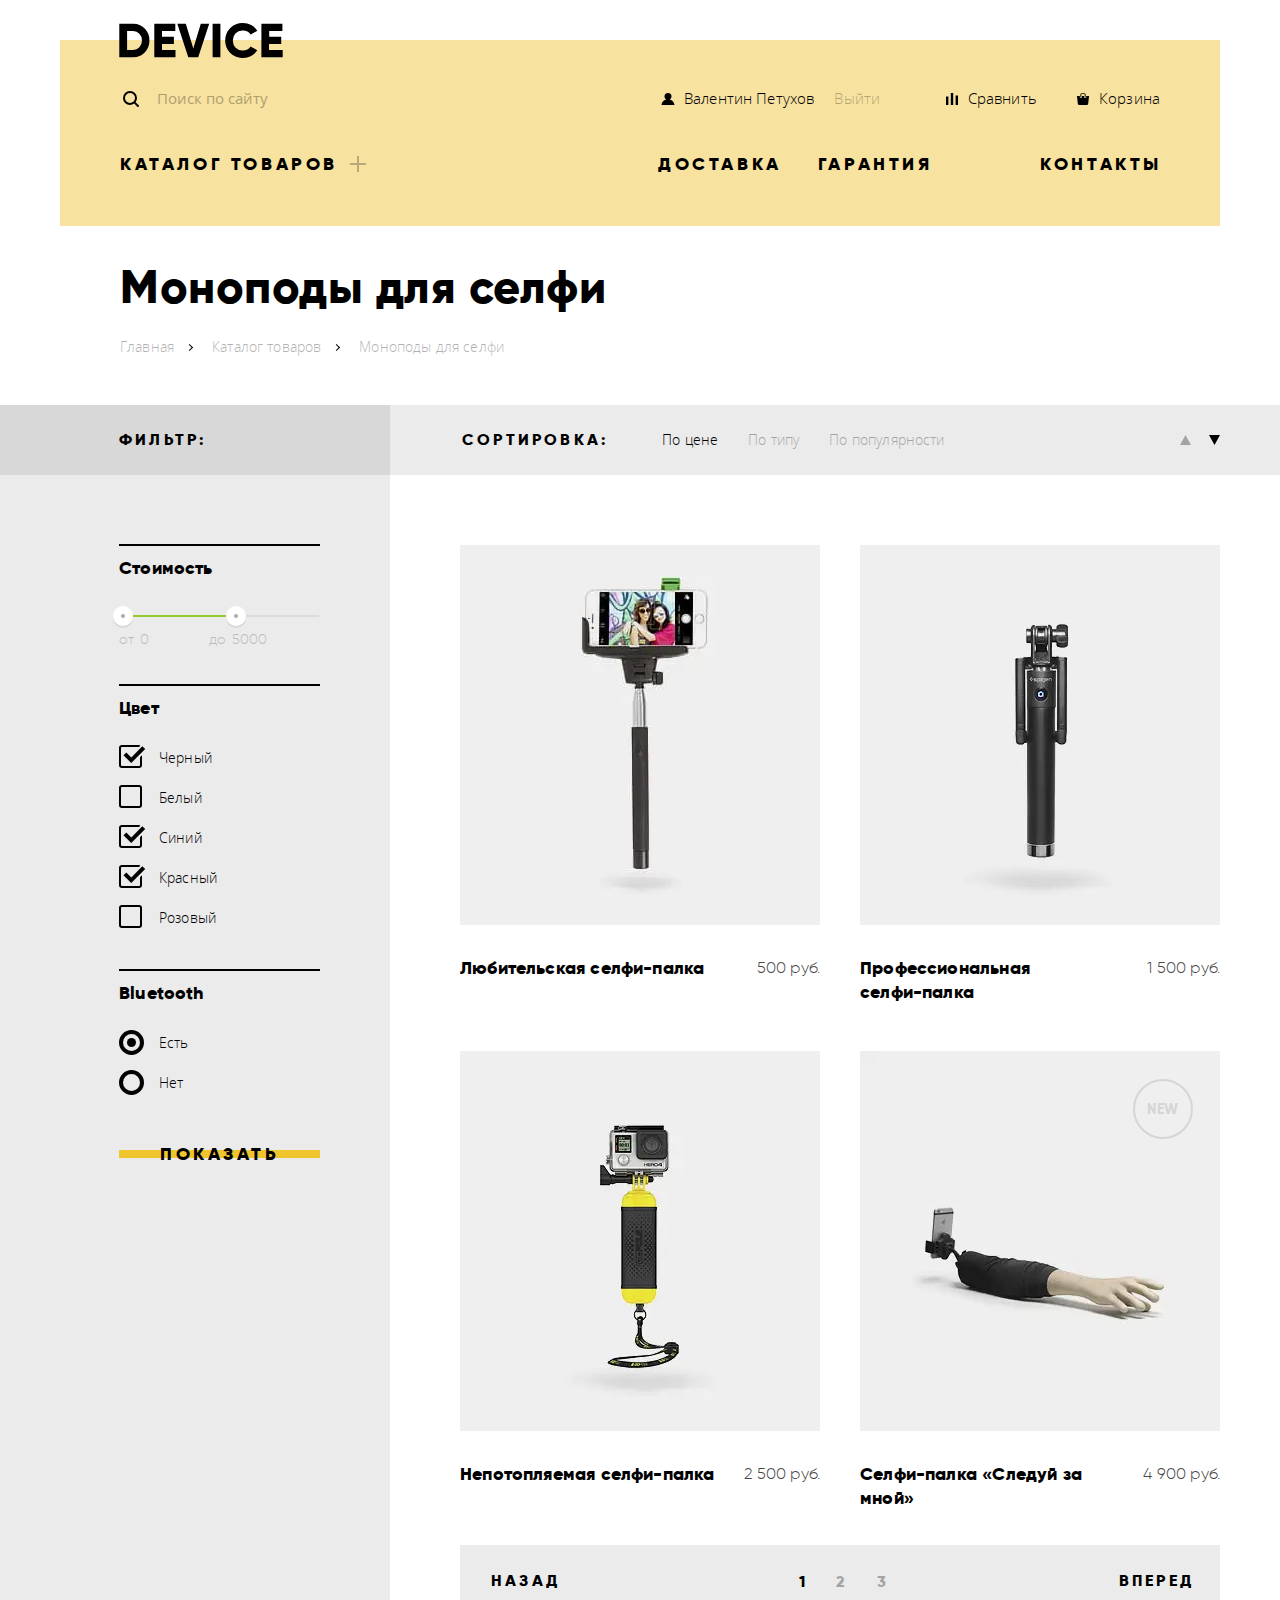
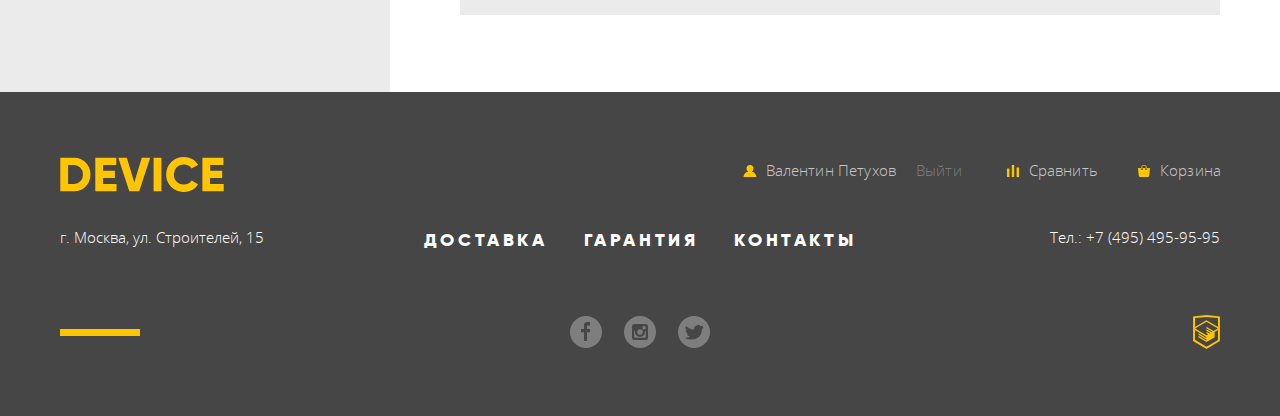
<file: catalog.html>
<!DOCTYPE html>
<html lang="ru">
  <head>
    <meta charset="utf-8">
    <title>Моноподы для селфи</title>
    <link rel="stylesheet" href="css/normalize.min.css">
    <link rel="stylesheet" href="css/style.min.css">
  </head>
  <body class="page">
    <!-- ==== SPRITE START ==== -->
    <svg xmlns="http://www.w3.org/2000/svg" width="0" height="0" class="hidden">
      <symbol id="logo" viewBox="0 0 164 35">
        <path d="M.3.7v33.6H14a15.7 15.7 0 0011.7-4.8 16.5 16.5 0 004.7-12 16.5 16.5 0 00-4.7-12A15.7 15.7 0 0013.9.7zm7.8 26.2V8.1h5.8a8.6 8.6 0 016.5 2.6 9.4 9.4 0 012.5 6.8 9.4 9.4 0 01-2.5 6.8 8.6 8.6 0 01-6.5 2.6H8zm34.8-6h12v-7.2H43V8h13.3V.7h-21v33.6h21.2v-7.4H43v-6zm36.3 13.4L90.2.7h-8.4l-7.5 24.7L66.8.7h-8.5l11 33.6zm14.4 0h7.8V.7h-7.8zm38.6-1.4a15.5 15.5 0 006-5.7l-6.6-3.8a7.5 7.5 0 01-3.2 3 9.9 9.9 0 01-4.6 1 9.6 9.6 0 01-7.2-2.7 10 10 0 01-2.7-7.2 10 10 0 012.7-7.3 9.6 9.6 0 017.2-2.7 10 10 0 014.6 1 7.6 7.6 0 013.2 3.1l6.7-3.8a15.9 15.9 0 00-6.1-5.7 17.4 17.4 0 00-8.4-2 17.1 17.1 0 00-17.6 17.4A17.1 17.1 0 00123.8 35a17.5 17.5 0 008.4-2.1zm18-12h12v-7.2h-12V8h13.2V.7h-21v33.6h21.3v-7.4H150v-6z"/>
      </symbol>
      <symbol id="logo-html" viewBox="0 0 26.943 34.09">
        <path d="M13.6 0h-.1L0 1.4v24.7l13.5 8 13.4-8V1.4L13.6 0zM25 12.1L13.5 5.3h-.2L2 12.1v-9L13.5 2 25 3.1v9zM13.4 6.8l11.5 6.7-4.5 2.6-7-4.2v1.4l5.8 3.5-.8.6-5-3v1.4l3.8 2.3-.8.5-3-1.8v1.4l1.8 1-1.8 1.2L2 13.6l11.4-6.8zM1.9 15L13.3 22v1l-7.9-4.7v1.5l8 4.7v1.1l-8-4.7v1.4l8 4.8 8.2-4.8V17l3.4-2v10l-11.5 6.9-11.6-7v-9.8z"/>
      </symbol>
      <symbol id="icon-user" viewBox="0 0 13 12">
        <path d="M0 12h13c-.2-2.6-2.1-4.8-4.7-5.5a3.5 3.5 0 001.7-3 3.5 3.5 0 00-7 0c0 1.2.7 2.3 1.7 3A6.2 6.2 0 000 12z"/>
      </symbol>
      <symbol id="icon-compare" viewBox="0 0 10 10">
        <path d="M8 2h2v8H8zM0 3h2v7H0zm4-3h2v10H4z"/>
      </symbol>
      <symbol id="icon-cart" viewBox="0 0 12 12">
        <path d="M11.9 3a.4.4 0 00-.4-.1H9.2V4c0 .6-.5 1-1 1a1 1 0 01-1.1-1V2.9H4.9V4c0 .6-.5 1-1 1a1 1 0 01-1.1-1V2.9H.4a.4.4 0 00-.3.1.5.5 0 00-.1.4l.8 7.1c0 .8.6 1.5 1.4 1.5h7.6c.8 0 1.4-.7 1.4-1.5l.8-7.1a.5.5 0 00-.1-.4z"/><path d="M3.8 4.5c.3 0 .5-.2.5-.4V1.8c0-.6.6-1 1.3-1h1c.7 0 1.1.4 1.1 1v2.3c0 .2.2.4.4.4.3 0 .5-.2.5-.4V1.8c0-1-.8-1.8-2-1.8h-1C4.4 0 3.4.8 3.4 1.8v2.3c0 .2.2.4.4.4z"/>
      </symbol>
      <symbol id="icon-fb" viewBox="0 0 32 32">
        <path d="M16 0a16 16 0 100 32 16 16 0 000-32zm4 9.5h-3v3.4h3v3.4h-3V25h-3v-8.7h-3V13h3V9.5c0-2 1.4-3.5 3-3.5h3v3.5z"/>
      </symbol>
      <symbol id="icon-instagram" viewBox="0 0 32 32">
        <path d="M21 16a5 5 0 11-10 0c0-.4 0-.8.2-1.1h-1v6.8h11.5v-6.8h-1c.2.3.2.7.2 1.1z"/><path d="M16 18.7a2.7 2.7 0 100-5.4 2.7 2.7 0 000 5.4zm2.6-8.4h3v3h-3z"/><path d="M16 0a16 16 0 100 32 16 16 0 000-32zm8 21.7a2.3 2.3 0 01-2.3 2.3H10.3A2.3 2.3 0 018 21.7V10.3A2.3 2.3 0 0110.3 8h11.4a2.3 2.3 0 012.3 2.3v11.4z"/>
      </symbol>
      <symbol id="icon-twitter" viewBox="0 0 32 32">
        <path d="M16 0a16 16 0 100 32 16 16 0 000-32zm8 12.8c-.3 6.5-3.5 10.8-11 10.7h-.5c-.5 0-4.6-.4-5.4-1.8 2.5.2 4.3-.4 5.1-1.1-1-.3-2.9-.5-3.2-2.9.4.1.6.2 1.3.1-1.3-.8-2.8-1.5-2.7-3.6.3.3 1.2.5 1.5.4-.8-.2-2.2-3.2-1-4.7 2 1.7 4 3.4 7.8 3.6.2-2.2 1.2-3.7 3.2-4.3 1.8-.5 3.2.2 3.9 1.1l2.2-.7c0 .9-.6 1.5-1 1.7.8.2 1.5-.4 1.5-.4a3 3 0 01-1.8 2z"/>
      </symbol>
      <symbol id="icon-close" viewBox="0 0 55 55">
        <path d="M27.5 0a27.5 27.5 0 100 55 27.5 27.5 0 000-55zM39 37l-1.5 1.5-10-9.6-10 9.6-1.5-1.4 10-9.6-10-9.6 1.5-1.4 10 9.6 10-9.6 1.5 1.4-10 9.6 10 9.6z"/>
      </symbol>
      <symbol id="popular-vr" viewBox="0 0 97 55">
        <path d="M84.1 32.6V20c0-1.3 1-2.4 2.4-2.4l8.3 1.6V11c0-2.3-1.7-3.4-4.2-4.2L67.4.2c1.6 1.4 1.9 2 1.9 4.4v45.2c0 2.3-.5 4-2 5.2l23.3-7c2.4-1 4.2-4.3 4.2-6.6v-8L86.5 35c-1.3 0-2.4-1-2.4-2.4z"/><path d="M95.1 21l-7.6-1.5c-1 0-1.8.9-1.8 1.9v9.9c0 1 .8 1.8 1.8 1.8l7.6-1.4c1.2-.4 1.9-.9 1.9-1.9v-7c0-1-.8-1.5-1.9-1.8zm-28-16.5C67.2-.6 63 0 63 0S6 4.7 3 5.1 0 9.5 0 9.5v36.3c0 3.8 2.6 3.8 2.6 3.8L19.1 51l8.1-11.7s1.1-1.8 2.5-1.8 2.4 1.8 2.4 1.8L41.2 53s18.9 1.9 22.5 1.9c3.7 0 3.5-5 3.5-5V4.4zM13 37.2c-3.7 0-6.7-4.6-6.7-10.3s3-10.3 6.7-10.3 6.7 4.6 6.7 10.3-3 10.3-6.7 10.3zM49 38.6c-4.6 0-8.4-5.2-8.4-11.7 0-6.4 3.8-11.7 8.4-11.7 4.7 0 8.5 5.3 8.5 11.7 0 6.5-3.8 11.7-8.5 11.7z"/>
      </symbol>
      <symbol id="popular-monopod" viewBox="0 0 86 117">
        <path d="M82.8 4H3.3A3.2 3.2 0 00.1 7.2v46.4a3.2 3.2 0 003.2 3.2h79.5a3.2 3.2 0 003.2-3.2V7.2A3.2 3.2 0 0082.8 4zM8.4 37.2h-.2A3.2 3.2 0 015 34v-7.2a3.2 3.2 0 013.2-3.2h.2v13.6zm61.2 15.2H13.3v-44h56.3v44zm8.8-17.8a4.1 4.1 0 110-8.3 4.1 4.1 0 110 8.3zM31.5 0h23.2v2.8H31.5zm15.1 64.9v-3h8V59H31.6V62h8V97a6 6 0 00-3.6 5.6V117h14.3v-14.3a6 6 0 00-3.6-5.6v-28h4.8l5 1.3v-6.8l-5 1.3h-4.8z"/>
      </symbol>
      <symbol id="popular-camera" viewBox="0 0 71 87">
        <path d="M53.3 1.5C53.3.8 52.8 0 52 0H9c-.7 0-1.3.8-1.3 1.5V5h45.6V1.5zm.9 80.3h-9.6V71.4h-7V74H18.8a3.5 3.5 0 00-3.2-2.1h-12c-2 0-3.6 1.6-3.6 3.5v3c0 2 1.6 3.5 3.6 3.5h12c1.5 0 2.8-.9 3.3-2.3h18.7v2.3h-9.5c-.5 0-1 .4-1 1V86c0 .5.5 1 1 1h26.1c.5 0 1-.5 1-1v-3.2c0-.6-.5-1-1-1zm6.5-69.4a7 7 0 00-6.8-5H7a7 7 0 00-7.1 7v46.9c0 3.9 3.3 7 7.1 7H54c3.9 0 7.1-3.1 7.1-7V50.9a23.2 23.2 0 0010-19.1c0-8.1-4.1-15.2-10.3-19.4zM12.2 62.2a6 6 0 110-11.9 6 6 0 010 11.9zm6-32.7a1.4 1.4 0 01-1.4 1.5h-9a1.4 1.4 0 01-1.4-1.5V15.4A1.4 1.4 0 017.8 14h9a1.4 1.4 0 011.4 1.4v14.1zM47.8 52a20 20 0 110-40.2 20 20 0 010 40.2z"/><circle cx="47.8" cy="31.7" r="12.2"/><circle cx="31.6" cy="31.7" r="1.4"/><circle cx="64" cy="31.7" r="1.4"/><circle cx="39.1" cy="18" r="1.4"/><circle cx="56.4" cy="45.5" r="1.4"/><circle cx="55.7" cy="17.6" r="1.4"/><circle cx="39.8" cy="45.9" r="1.4"/>
      </symbol>
      <symbol id="popular-band" viewBox="0 0 107 65">
        <path d="M99 4c.7 1.5 1.2 3.2 1.2 4.9v21c0 4.7-3.1 8.6-7.3 10-1.3 4-3.7 7.8-8 10.4-8.7 5.3-31.1 4.9-31.2 4.9-.1 0-22.5.4-31.2-4.9a18.7 18.7 0 01-8-10.3 10.5 10.5 0 01-7.8-10V8.9c0-1.7.4-3.3 1.1-4.7C4.2 5.2 0 6.9 0 10.4v30c0 10.3 11.8 24.4 53.7 24.4 41.8 0 53.6-14.1 53.6-24.4v-30c0-3.7-4.6-5.5-8.3-6.3z"/><path d="M20.6 38.5H86a10 10 0 0010-10.1V9.9a10 10 0 00-10-10H20.6a10 10 0 00-10.1 10v18.5a10 10 0 0010 10zm63-29a1.6 1.6 0 110 3.1 1.6 1.6 0 010-3.1zm0 4a1.6 1.6 0 11.1 3.1 1.6 1.6 0 010-3zm0 4a1.6 1.6 0 11.1 3.2 1.6 1.6 0 010-3.2zm0 3.9a1.6 1.6 0 110 3.1 1.6 1.6 0 010-3.1zm0 4a1.6 1.6 0 11.1 3.1 1.6 1.6 0 010-3zm-4-16a1.6 1.6 0 110 3.2 1.6 1.6 0 010-3.1zm0 16a1.6 1.6 0 110 3.1 1.6 1.6 0 010-3zm-4-16a1.6 1.6 0 110 3.2 1.6 1.6 0 010-3.1zm0 4.1a1.6 1.6 0 110 3.1 1.6 1.6 0 010-3zm0 4a1.6 1.6 0 110 3.2 1.6 1.6 0 010-3.2zm0 3.9a1.6 1.6 0 110 3.1 1.6 1.6 0 010-3.1zm0 4a1.6 1.6 0 110 3.1 1.6 1.6 0 010-3zM68 9.4a1.6 1.6 0 110 3.2 1.6 1.6 0 010-3.1zm0 8.1a1.6 1.6 0 110 3.2 1.6 1.6 0 010-3.2zm0 4a1.6 1.6 0 110 3 1.6 1.6 0 010-3zm0 4a1.6 1.6 0 110 3 1.6 1.6 0 010-3zm-4-16a1.6 1.6 0 110 3.1 1.6 1.6 0 010-3.1zm0 8a1.6 1.6 0 110 3.2 1.6 1.6 0 010-3.2zm0 8a1.6 1.6 0 110 3 1.6 1.6 0 010-3zm-4.1-16a1.6 1.6 0 110 3.1 1.6 1.6 0 010-3.1zm0 4a1.6 1.6 0 110 3.1 1.6 1.6 0 010-3zm0 4a1.6 1.6 0 110 3.2 1.6 1.6 0 010-3.2zm0 8a1.6 1.6 0 110 3 1.6 1.6 0 010-3zm-8.3-16a1.6 1.6 0 110 3.1 1.6 1.6 0 010-3.1zm0 4a1.6 1.6 0 110 3.1 1.6 1.6 0 010-3zm0 4a1.6 1.6 0 110 3.2 1.6 1.6 0 010-3.2zm0 4a1.6 1.6 0 110 3 1.6 1.6 0 010-3zm0 4a1.6 1.6 0 110 3 1.6 1.6 0 010-3zm-4-12a1.6 1.6 0 110 3.1 1.6 1.6 0 010-3zm-8.5-.2a1.6 1.6 0 110 3.1 1.6 1.6 0 010-3.1zm0 4a1.6 1.6 0 110 3.2 1.6 1.6 0 010-3.2zm-4-8a1.6 1.6 0 110 3 1.6 1.6 0 010-3zm0 4a1.6 1.6 0 110 3.1 1.6 1.6 0 010-3.1zm0 4a1.6 1.6 0 110 3.2 1.6 1.6 0 010-3.2zm0 4a1.6 1.6 0 110 3.2 1.6 1.6 0 010-3.1zm-4.3-8a1.6 1.6 0 110 3.1 1.6 1.6 0 010-3.1zm0 4a1.6 1.6 0 110 3.2 1.6 1.6 0 010-3.2zm0 4a1.6 1.6 0 110 3.2 1.6 1.6 0 010-3.1zm0 4.1a1.6 1.6 0 110 3.1 1.6 1.6 0 010-3zM26.3 9.3a1.6 1.6 0 110 3.1 1.6 1.6 0 010-3.1zm0 4a1.6 1.6 0 110 3.1 1.6 1.6 0 010-3.1zm0 4a1.6 1.6 0 110 3.2 1.6 1.6 0 010-3.2zm0 4a1.6 1.6 0 110 3.2 1.6 1.6 0 010-3.1zm-4-8a1.6 1.6 0 110 3.1 1.6 1.6 0 010-3.1zm0 4a1.6 1.6 0 110 3.2 1.6 1.6 0 010-3.2z"/>
      </symbol>
      <symbol id="popular-watches" viewBox="0 0 56 98">
        <path d="M54.5 32.2H53v-4.6c0-5-4.1-9.2-9.1-9.2H9.1c-5 0-9.1 4.1-9.1 9.2v42.8c0 5 4 9.2 9 9.2H44c5 0 9-4.1 9-9.2V67h1.6a.8.8 0 00.8-.8V52.5a.8.8 0 00-.8-.8H53v-8.8h1.5c.8 0 1.5-.7 1.5-1.5v-7.7a1.5 1.5 0 00-1.5-1.5zM34 29.1c3 0 5.3 2.4 5.3 5.3S37 39.8 34 39.8s-5.3-2.4-5.3-5.4 2.4-5.3 5.3-5.3zm-15.2 0c3 0 5.3 2.4 5.3 5.3S22 39.8 19 39.8c-2.9 0-5.3-2.4-5.3-5.4s2.4-5.3 5.3-5.3zM5.3 49.4c0-3 2.4-5.4 5.3-5.4 3 0 5.3 2.4 5.3 5.4 0 3-2.4 5.4-5.3 5.4-3 0-5.3-2.4-5.3-5.4zm13.6 19.5c-2.9 0-5.3-2.4-5.3-5.4a5.3 5.3 0 1110.6 0c0 3-2.3 5.4-5.3 5.4zm1.5-20c0-3.3 2.7-6 6-6s6.1 2.7 6.1 6-2.7 6.2-6 6.2a6 6 0 01-6-6.1zm13.7 20c-3 0-5.3-2.4-5.3-5.4a5.3 5.3 0 1110.6 0c0 3-2.4 5.4-5.3 5.4zm8.3-14.1c-3 0-5.3-2.4-5.3-5.4 0-3 2.4-5.4 5.3-5.4 3 0 5.3 2.4 5.3 5.4 0 3-2.4 5.4-5.3 5.4zM9.6 15.3h33.7c.9 0 1.5-.7 1.3-1.5L43 3c-.2-1.6-1.8-3-3.5-3h-26A3.7 3.7 0 0010 3L8.3 13.8c0 .8.5 1.5 1.3 1.5zm33.7 67.4H9.6c-.8 0-1.4.7-1.3 1.5L10 95c.2 1.6 1.8 3 3.5 3h26c1.7 0 3.3-1.4 3.5-3l1.6-10.8c.2-.8-.4-1.5-1.3-1.5z"/>
      </symbol>
      <symbol id="popular-copter" viewBox="0 0 132 69">
        <path d="M12 .3C6.6.7 1.9 1.9.7 2.9c-.7.6-.7.6-.3 1.2.7.7 3.8 1.6 7.3 2.2 4 .7 12.5.7 13.7 0 1.2-.6 1.6-1.3 1.6-3 0-1.5-.6-2.3-2.2-2.8C19.3.2 15 0 12.1.3zm13.8.2c-.2.3-.3 2.1-.3 4.1 0 4 .2 3.8-2.2 4h-1l-.1 2.6-.2 2.5-1.2.3c-2.5.6-4 2.6-3.7 5.3 0 1.9 1 3.3 2.5 4 1.1.6 1.5.6 11.3.6 5.5 0 10.1 0 10.2.2l-2.6 20.6-2.7 21.7c0 1.6.8 2.6 2.3 2.6 1.3 0 2-.6 2.4-1.9l3-21.8c1.5-11.5 2.8-20.9 3-20.9l2.1 3.2c3 4.6 2.4 4.3 7.6 4.3h4.4v5.6h-5.1c-4.8.2-5.2.2-6 .7-1.5 1.1-1.5 1.4-1.5 11 0 9.5 0 9.8 1.5 11l.8.7h31.4l.8-.7c1.5-1.2 1.6-1.5 1.6-11 0-9.6 0-9.9-1.7-11-.6-.5-1.1-.5-5.8-.6l-5.2-.1v-5.6h4.4c5.2 0 4.7.3 7.6-4.3 1.1-1.8 2.1-3.2 2.2-3.2l3 20.9c1.5 11.5 2.8 21.3 3 21.8.3 1.3 1 2 2.3 2 1.5 0 2.4-1.1 2.3-2.7l-2.7-21.7A901.8 901.8 0 0191 24.1c0-.1 4.6-.2 10.1-.2 9.8 0 10.2 0 11.3-.5 1.5-.8 2.4-2.2 2.6-4.1a4.7 4.7 0 00-3.8-5.3l-1.2-.3-.1-2.5-.2-2.6h-1c-2.3-.2-2.2 0-2.2-4l-.2-4.1c-.3-.4-.6-.5-1.4-.5-.6 0-1.3.1-1.4.3-.2.2-.3 1.5-.3 4 0 2.4-.1 3.7-.4 3.9-.1.2-.9.3-1.6.3-1.6 0-1.7 0-1.7 3V14h-67v-2.3c0-3 0-3.1-1.7-3.1-.7 0-1.4-.1-1.6-.3-.2-.2-.3-1.5-.3-4 0-2.4-.1-3.7-.3-3.9-.2-.2-.8-.3-1.5-.3-.8 0-1.1.1-1.3.5zm42.8 40.1c3 1 5.4 3.4 6.2 6.2a11 11 0 01-.3 5.8c-.7 1.8-2.7 4-4.6 4.9-1.3.6-1.7.7-3.9.7s-2.6 0-4-.7c-1.8-1-3.8-3-4.5-5a11 11 0 01-.3-5.7 9.6 9.6 0 016.1-6.2c2-.6 3.3-.6 5.3 0z"/><path d="M63.8 44.4c-2 1-3.5 3.7-3 5.8a5.4 5.4 0 008 3.7c2-1.2 3-3.6 2.4-5.8a5.4 5.4 0 00-5.2-4.2c-.6 0-1.6.3-2.2.5zM36 .2c-4 .6-4.5 1-4.5 3.4 0 1.8.4 2.4 2.2 3 1.6.4 7.2.5 10.5 0C51.3 6 55.7 4.2 54 3c-1.2-.9-4.9-1.8-9-2.4-2.5-.3-8-.5-9-.3zm53.4 0c-6.3.6-11.9 2.1-11.9 3.2 0 1.8 7.9 3.5 15.7 3.5 5.8 0 7.1-.6 7.1-3.3 0-1.8-.6-2.6-2.3-3-1.7-.5-5.7-.6-8.6-.3zm23.3 0c-1.8.3-3 .9-3.5 1.6-.3.7-.3 2.9.2 3.5 1 1.4 1.7 1.5 7 1.5 3.7 0 5.9-.1 8-.5 3.5-.6 6.5-1.5 7.2-2.2.5-.6.5-.6-.2-1.2-1.4-1.1-6-2.2-12-2.6-3.4-.3-4.5-.3-6.7 0z"/>
      </symbol>
      <symbol id="icon-down" viewBox="0 0 11 10">
        <path d="M5.5 0L0 10h11z"/>
      </symbol>
      <symbol id="icon-up" viewBox="0 0 11 10">
        <path d="M5.5 10L0 0h11"/>
      </symbol>
    </svg>
    <!-- ==== SPRITE END ==== -->
    <!-- ==== HEADER START ==== -->
    <header class="header container">
      <div class="header__inner">
        <!-- ==== LOGO ==== -->
        <a class="header__logo logo" href="index.html" aria-label="Вернуться на Главную">
          <svg width="164" height="35" role="img" aria-label="Логотип магазина «Девайс»">
            <use xlink:href="#logo"></use>
          </svg>
        </a>
        <!-- ==== SEARCH ==== -->
        <form class="header__search search" action="https://echo.htmlacademy.ru" method="get" role="search" aria-label="Поиск по сайту">
          <input class="search__field" type="search" name="search" placeholder="Поиск по сайту" required>
          <button class="search__btn" type="submit">Найти</button>
        </form>
        <!-- ==== USER-MENU START ==== -->
        <ul class="header__user-menu user-menu user-menu--main" aria-label="Меню пользователя">
          <!-- ==== ACCOUNT ==== -->
          <li class="user-menu__item user-menu__item--account">
            <a class="user-menu__link" href="#" aria-label="Личный кабинет пользователя">
              <svg class="user-menu__icon" width="13" height="12" aria-hidden="true">
                <use xlink:href="#icon-user"></use>
              </svg>
              Валентин Петухов
            </a>
            <a class="user-menu__link user-menu__link--logout" href="#">Выйти</a>
          </li>
          <!-- ==== COMPARE ==== -->
          <li class="user-menu__item">
            <a class="user-menu__link" href="#" aria-label="Перейти к сравнению товаров">
              <svg class="user-menu__icon" width="10" height="10" aria-hidden="true">
                <use xlink:href="#icon-compare"></use>
              </svg>
              Сравнить
            </a>
          </li>
          <!-- ==== CART ==== -->
          <li class="user-menu__item">
            <a class="user-menu__link" href="#" aria-label="Перейти в корзину товаров">
              <svg class="user-menu__icon" width="12" height="12" aria-hidden="true">
                <use xlink:href="#icon-cart"></use>
              </svg>
              Корзина
            </a>
          </li>
        </ul>
        <!-- ==== USER-MENU END ==== -->
        <!-- ==== SITE-NAV START ==== -->
        <nav class="header__nav site-nav site-nav--main" aria-label="Основное меню">
          <ul class="site-nav__menu">
            <li class="site-nav__item site-nav__item--has-submenu">
              <a class="site-nav__link" href="#">Каталог товаров</a>
              <!-- ==== SUBMENU START ==== -->
              <div class="site-nav__submenu">
                <ul class="submenu" role="menu">
                  <li class="submenu__item">
                    <a class="submenu__link" href="#">Виртуальная реальность</a>
                  </li>
                  <li class="submenu__item">
                    <a class="submenu__link" href="catalog.html">Моноподы для селфи</a>
                  </li>
                  <li class="submenu__item">
                    <a class="submenu__link" href="#">Экшн-камеры</a>
                  </li>
                </ul>
                <ul class="submenu" role="menu">
                  <li class="submenu__item">
                    <a class="submenu__link" href="#">Фитнес-браслеты</a>
                  </li>
                  <li class="submenu__item">
                    <a class="submenu__link" href="#">Умные часы</a>
                  </li>
                </ul>
                <ul class="submenu" role="menu">
                  <li class="submenu__item">
                    <a class="submenu__link" href="#">Квадрокоптеры</a>
                  </li>
                </ul>
              </div>
              <!-- ==== SUBMENU END ==== -->
            </li>
            <li class="site-nav__item">
              <a class="site-nav__link" href="#">Доставка</a>
            </li>
            <li class="site-nav__item">
              <a class="site-nav__link" href="#">Гарантия</a>
            </li>
            <li class="site-nav__item">
              <a class="site-nav__link" href="#">Контакты</a>
            </li>
          </ul>
        </nav>
        <!-- ==== SITE-NAV END ==== -->
      </div>
    </header>
    <!-- ==== HEADER END ==== -->
    <main>
      <div class="container">
        <div class="page__inner">
          <h1 class="page__title">Моноподы для селфи</h1>
          <!-- ==== BREADCRUMBS START ==== -->
          <nav class="breadcrumbs" aria-label="Хлебные крошки">
            <ul class="breadcrumbs__menu">
              <li class="breadcrumbs__item">
                <a class="breadcrumbs__link" href="index.html">Главная</a>
              </li>
              <li class="breadcrumbs__item">
                <a class="breadcrumbs__link" href="#">Каталог товаров</a>
              </li>
              <li class="breadcrumbs__item">
                <a class="breadcrumbs__link">Моноподы для селфи</a>
              </li>
            </ul>
          </nav>
        </div>
      </div>
      <!-- ==== BREADCRUMBS END ==== -->
      <!-- ==== CATALOG START ==== -->
      <section class="catalog">
        <div class="catalog__inner container">
          <h2 class="sr-only">Каталог товаров</h2>
          <!-- ==== FILTER START ==== -->
          <div class="filter">
            <h3 class="filter__title">Фильтр:</h3>
            <form class="filter__form" action="https://echo.htmlacademy.ru" method="get">
              <fieldset class="filter__fieldset">
                <legend class="filter__subtitle">Стоимость</legend>
                <!-- ==== RANGE-FILTER START ==== -->
                <div class="range-filter">
                  <div class="range-filter__scale">
                    <!-- ==== CONTROLS START ==== -->
                    <button class="range-filter__control range-filter__control--min" type="button" aria-label="Минимальная цена"></button>
                    <button class="range-filter__control range-filter__control--max" type="button" aria-label="Максимальная цена"></button>
                    <!-- ==== CONTROLS END ==== -->
                  </div>
                  <label class="range-filter__label" for="min-price">От</label>
                  <input class="range-filter__field" id="min-price" type="number" name="min-price" min="0" max="5000" value="0">
                  <label class="range-filter__label" for="max-price">До</label>
                  <input class="range-filter__field" id="max-price" type="number" name="max-price" min="0" max="10000" value="5000">
                </div>
                <!-- ==== RANGE-FILTER END ==== -->
              </fieldset>
              <!-- ==== COLOR START ==== -->
              <fieldset class="filter__fieldset">
                <legend class="filter__subtitle">Цвет</legend>
                <ul class="filter__list">
                  <li class="filter__item">
                    <input class="sr-only" id="color-black" type="checkbox" name="color" value="black" checked>
                    <label class="filter__check" for="color-black">Черный</label>
                  </li>
                  <li class="filter__item">
                    <input class="sr-only" id="color-white" type="checkbox" name="color" value="white">
                    <label class="filter__check" for="color-white">Белый</label>
                  </li>
                  <li class="filter__item">
                    <input class="sr-only" id="color-blue" type="checkbox" name="color" value="blue" checked>
                    <label class="filter__check" for="color-blue">Синий</label>
                  </li>
                  <li class="filter__item">
                    <input class="sr-only" id="color-red" type="checkbox" name="color" value="red" checked>
                    <label class="filter__check" for="color-red">Красный</label>
                  </li>
                  <li class="filter__item">
                    <input class="sr-only" id="color-pink" type="checkbox" name="color" value="pink">
                    <label class="filter__check" for="color-pink">Розовый</label>
                  </li>
                </ul>
              </fieldset>
              <!-- ==== COLOR END ==== -->
              <!-- ==== BLUETOOTH START ==== -->
              <fieldset class="filter__fieldset">
                <legend class="filter__subtitle">Bluetooth</legend>
                <ul class="filter__list">
                  <li class="filter__item">
                    <input class="sr-only" id="bluetooth+" type="radio" name="bluetooth" value="yes" checked>
                    <label class="filter__radio" for="bluetooth+">Есть</label>
                  </li>
                  <li class="filter__item">
                    <input class="sr-only" id="bluetooth-" type="radio" name="bluetooth" value="none">
                    <label class="filter__radio" for="bluetooth-">Нет</label>
                  </li>
                </ul>
              </fieldset>
              <!-- ==== BLUETOOTH END ==== -->
              <button class="filter__btn page__btn" type="submit">Показать</button>
            </form>
          </div>
          <!-- ==== FILTER END ==== -->
          <div class="catalog__main">
            <!-- ==== SORT START ==== -->
            <div class="sort">
              <h3 class="sort__title">Сортировка:</h3>
              <ul class="sort__menu">
                <li class="sort__item">
                  <a class="sort__link sort__link--active" href="#">По цене</a>
                </li>
                <li class="sort__item">
                  <a class="sort__link" href="#">По типу</a>
                </li>
                <li class="sort__item">
                  <a class="sort__link" href="#">По популярности</a>
                </li>
              </ul>
              <ul class="sort__menu sort__menu--direction">
                <li class="sort__item">
                  <a class="sort__link" href="#" aria-label="По возростанию">
                    <svg class="sort__icon" width="11" height="10" aria-hidden="true">
                      <use xlink:href="#icon-down"></use>
                    </svg>
                  </a>
                </li>
                <li class="sort__item">
                  <a class="sort__link sort__link--active" href="#" aria-label="По убыванию">
                    <svg class="sort__icon" width="11" height="10" aria-hidden="true">
                      <use xlink:href="#icon-up"></use>
                    </svg>
                  </a>
                </li>
              </ul>
            </div>
            <!-- ==== SORT END ==== -->
            <ul class="catalog__list">
              <!-- ==== PRODUCT #1 ==== -->
              <li class="catalog__item product" tabindex="0">
                <picture class="product__img">
                  <source type="image/webp" srcset="img/catalog/item-1.webp, img/catalog/item-1@2x.webp 2x, img/catalog/item-1@3x.webp 3x">
                  <img src="img/catalog/item-1.jpg" srcset="img/catalog/item-1@2x.jpg 2x, img/catalog/item-1@3x.jpg 3x" width="360" height="380" alt="Любительская селфи-палка">
                </picture>
                <h3 class="product__title">Любительская селфи-палка</h3>
                <p class="product__price">500 руб.</p>
                <ul class="product__menu">
                  <li class="product__item">
                    <a class="page__btn product__add-to-cart" href="#">В корзину</a>
                  </li>
                  <li class="product__item">
                    <a class="product__link" href="#">Добавить к сравнению</a>
                  </li>
                </ul>
              </li>
              <!-- ==== PRODUCT #2 ==== -->
              <li class="catalog__item product" tabindex="0">
                <picture class="product__img">
                  <source type="image/webp" srcset="img/catalog/item-2.webp, img/catalog/item-2@2x.webp 2x, img/catalog/item-2@3x.webp 3x">
                  <img src="img/catalog/item-2.jpg" srcset="img/catalog/item-2@2x.jpg 2x, img/catalog/item-2@3x.jpg 3x" width="360" height="380" alt="Профессиональная селфи-палка">
                </picture>
                <h3 class="product__title">Профессиональная<br>селфи-палка</h3>
                <p class="product__price">1 500 руб.</p>
                <ul class="product__menu">
                  <li class="product__item">
                    <a class="page__btn product__add-to-cart" href="#">В корзину</a>
                  </li>
                  <li class="product__item">
                    <a class="product__link" href="#">Добавить к сравнению</a>
                  </li>
                </ul>
              </li>
              <!-- ==== PRODUCT #3 ==== -->
              <li class="catalog__item product" tabindex="0">
                <picture class="product__img">
                  <source type="image/webp" srcset="img/catalog/item-3.webp, img/catalog/item-3@2x.webp 2x, img/catalog/item-3@3x.webp 3x">
                  <img src="img/catalog/item-3.jpg" srcset="img/catalog/item-3@2x.jpg 2x, img/catalog/item-3@3x.jpg 3x" width="360" height="380" alt="Непотопляемая селфи-палка">
                </picture>
                <h3 class="product__title">Непотопляемая селфи-палка</h3>
                <p class="product__price">2 500 руб.</p>
                <ul class="product__menu">
                  <li class="product__item">
                    <a class="page__btn product__add-to-cart" href="#">В корзину</a>
                  </li>
                  <li class="product__item">
                    <a class="product__link" href="#">Добавить к сравнению</a>
                  </li>
                </ul>
              </li>
              <!-- ==== PRODUCT #4 ==== -->
              <li class="catalog__item product product--new" tabindex="0">
                <picture class="product__img">
                  <source type="image/webp" srcset="img/catalog/item-4.webp, img/catalog/item-4@2x.webp 2x, img/catalog/item-4@3x.webp 3x">
                  <img src="img/catalog/item-4.jpg" srcset="img/catalog/item-4@2x.jpg 2x, img/catalog/item-4@3x.jpg 3x" width="360" height="380" alt="Селфи-палка «Следуй за мной»">
                </picture>
                <h3 class="product__title">Селфи-палка «Следуй за мной»</h3>
                <p class="product__price">4 900 руб.</p>
                <ul class="product__menu">
                  <li class="product__item">
                    <a class="page__btn product__add-to-cart" href="#">В корзину</a>
                  </li>
                  <li class="product__item">
                    <a class="product__link" href="#">Добавить к сравнению</a>
                  </li>
                </ul>
              </li>
            </ul>
            <!-- ==== PAGINATION START ==== -->
            <ul class="pagination">
              <li class="pagination__item">
                <a class="pagination__btn">Назад</a>
              </li>
              <li class="pagination__item">
                <a class="pagination__link pagination__link--active">1</a>
              </li>
              <li class="pagination__item">
                <a class="pagination__link" href="#">2</a>
              </li>
              <li class="pagination__item">
                <a class="pagination__link" href="#">3</a>
              </li>
              <li class="pagination__item">
                <a class="pagination__btn" href="#">Вперед</a>
              </li>
            </ul>
            <!-- ==== PAGINATION END ==== -->
          </div>
        </div>
      </section>
      <!-- ==== CATALOG END ==== -->
    </main>
    <!-- ==== FOOTER START ==== -->
    <footer class="footer">
      <div class="container">
        <div class="footer__top">
          <!-- ==== LOGO ==== -->
          <a class="footer__logo logo logo--filled" href="index.html" aria-label="Вернуться на Главную">
            <svg width="164" height="35" role="img" aria-label="Логотип магазина «Девайс»">
              <use xlink:href="#logo"></use>
            </svg>
          </a>
          <!-- ==== USER-MENU START ==== -->
          <ul class="footer__user-menu user-menu user-menu--additional" aria-label="Меню пользователя">
            <!-- ==== ACCOUNT ==== -->
            <li class="user-menu__item user-menu__item--account">
              <a class="user-menu__link" href="#" aria-label="Личный кабинет пользователя">
                <svg class="user-menu__icon user-menu__icon--filled" width="13" height="12" aria-hidden="true">
                  <use xlink:href="#icon-user"></use>
                </svg>
                Валентин Петухов
              </a>
              <a class="user-menu__link user-menu__link--logout" href="#">Выйти</a>
            </li>
            <!-- ==== COMPARE ==== -->
            <li class="user-menu__item">
              <a class="user-menu__link" href="#" aria-label="Перейти к сравнению товаров">
                <svg class="user-menu__icon user-menu__icon--filled" width="10" height="10" aria-hidden="true">
                  <use xlink:href="#icon-compare"></use>
                </svg>
                Сравнить
              </a>
            </li>
            <!-- ==== CART ==== -->
            <li class="user-menu__item">
              <a class="user-menu__link" href="#" aria-label="Перейти в корзину товаров">
                <svg class="user-menu__icon user-menu__icon--filled" width="12" height="12" aria-hidden="true">
                  <use xlink:href="#icon-cart"></use>
                </svg>
                Корзина
              </a>
            </li>
          </ul>
          <!-- ==== USER-MENU END ==== -->
        </div>
        <div class="footer__mid">
          <!-- ==== ADDRESS ==== -->
          <address class="footer__address">г. Москва, ул. Строителей, 15</address>
          <!-- ==== SITE-NAV START ==== -->
          <nav class="footer__nav site-nav site-nav--additional" aria-label="Дополнительное меню">
            <ul class="site-nav__menu">
              <li class="site-nav__item">
                <a class="site-nav__link" href="#">Доставка</a>
              </li>
              <li class="site-nav__item">
                <a class="site-nav__link" href="#">Гарантия</a>
              </li>
              <li class="site-nav__item">
                <a class="site-nav__link" href="#">Контакты</a>
              </li>
            </ul>
          </nav>
          <!-- ==== SITE-NAV END ==== -->
          <!-- ==== PHONE ==== -->
          <a class="footer__phone" href="tel:+74954959595" aria-label="Позвоните нам">Тел.: +7 (495) 495-95-95</a>
        </div>
        <div class="footer__bot">
          <!-- ==== SOCIAL START ==== -->
          <div class="social">
            <h3 class="sr-only">Мы в социальных сетях</h3>
            <ul class="social__list">
              <li class="social__item">
                <a class="social__link" href="#" aria-label="Наш Фейсбук">
                  <svg class="social__icon" width="32" height="32" aria-hidden="true">
                    <use xlink:href="#icon-fb"></use>
                  </svg>
                </a>
              </li>
              <li class="social__item">
                <a class="social__link" href="#" aria-label="Наш Инстаграм">
                  <svg class="social__icon" width="32" height="32" aria-hidden="true">
                    <use xlink:href="#icon-instagram"></use>
                  </svg>
                </a>
              </li>
              <li class="social__item">
                <a class="social__link" href="#" aria-label="Наш Твиттер">
                  <svg class="social__icon" width="32" height="32" aria-hidden="true">
                    <use xlink:href="#icon-twitter"></use>
                  </svg>
                </a>
              </li>
            </ul>
          </div>
          <!-- ==== SOCIAL END ==== -->
          <!-- ==== DEVELOPER ==== -->
          <address class="footer__developer">
            <a class="logo logo--filled" href="https://htmlacademy.ru/intensive/htmlcss" aria-label="Страница интенсива «HTML и CSS, уровень 1»">
              <svg width="27" height="34" role="img" aria-label="Логотип «HTML Academy»">
                <use xlink:href="#logo-html"></use>
              </svg>
            </a>
          </address>
        </div>
      </div>
    </footer>
    <!-- ==== FOOTER END ==== -->
    <script src="js/main.js"></script>
  </body>
</html>
</file>
<file: css/style.min.css>
@font-face{font-style:normal;font-weight:800;font-family:"Gilroy";src:url(../fonts/gilroyextrabold.woff2) format("woff2"),url(../fonts/gilroyextrabold.woff) format("woff")}@font-face{font-style:normal;font-weight:300;font-family:"Gilroy";src:url(../fonts/gilroylight.woff2) format("woff2"),url(../fonts/gilroylight.woff) format("woff")}@font-face{font-style:normal;font-weight:400;font-family:"Open Sans";src:url(../fonts/opensans.woff2) format("woff2"),url(../fonts/opensans.woff) format("woff")}@font-face{font-style:normal;font-weight:300;font-family:"Open Sans";src:url(../fonts/opensanslight.woff2) format("woff2"),url(../fonts/opensanslight.woff) format("woff")}@-webkit-keyframes bounce{0%{-webkit-transform:translate(-50%,-2000px);transform:translate(-50%,-2000px)}70%{-webkit-transform:translate(-50%,-47%);transform:translate(-50%,-47%)}90%{-webkit-transform:translate(-50%,-54%);transform:translate(-50%,-54%)}100%{-webkit-transform:translate(-50%,-50%);transform:translate(-50%,-50%)}}@keyframes bounce{0%{-webkit-transform:translate(-50%,-2000px);transform:translate(-50%,-2000px)}70%{-webkit-transform:translate(-50%,-47%);transform:translate(-50%,-47%)}90%{-webkit-transform:translate(-50%,-54%);transform:translate(-50%,-54%)}100%{-webkit-transform:translate(-50%,-50%);transform:translate(-50%,-50%)}}@-webkit-keyframes shake{0%,100%{-webkit-transform:translate(-50%,-50%);transform:translate(-50%,-50%)}10%,30%,50%,70%,90%{-webkit-transform:translate(-52%,-50%);transform:translate(-52%,-50%)}20%,40%,60%,80%{-webkit-transform:translate(-48%,-50%);transform:translate(-48%,-50%)}}@keyframes shake{0%,100%{-webkit-transform:translate(-50%,-50%);transform:translate(-50%,-50%)}10%,30%,50%,70%,90%{-webkit-transform:translate(-52%,-50%);transform:translate(-52%,-50%)}20%,40%,60%,80%{-webkit-transform:translate(-48%,-50%);transform:translate(-48%,-50%)}}html{-webkit-box-sizing:border-box;box-sizing:border-box}*,*::after,*::before{-webkit-box-sizing:inherit;box-sizing:inherit}img{max-width:100%;height:auto}a{color:inherit;text-decoration:none;-webkit-transition-duration:0.3s;transition-duration:0.3s;-webkit-transition-property:background-color,color,opacity;transition-property:background-color,color,opacity}.page{min-width:1200px;font-weight:300;font-size:15px;line-height:2;font-family:"Open Sans","Helvetica","Arial",sans-serif;letter-spacing:.15px}.page__inner{padding:35px 60px 0}.page__row{display:-webkit-box;display:-ms-flexbox;display:flex}.page__col{display:-webkit-box;display:-ms-flexbox;display:flex;-webkit-box-orient:vertical;-webkit-box-direction:normal;-ms-flex-direction:column;flex-direction:column}.page__title{margin-top:0;margin-bottom:20px;font-weight:800;font-size:47px;line-height:52px;font-family:"Gilroy","Tahoma",sans-serif;letter-spacing:.5px}.page__text{margin-top:0;color:#464646}.page__btn{position:relative;z-index:1;display:-webkit-inline-box;display:-ms-inline-flexbox;display:inline-flex;padding:8px 20px;font-weight:800;font-size:18px;line-height:24px;font-family:"Gilroy","Tahoma",sans-serif;text-align:center;color:#000;text-transform:uppercase;letter-spacing:3.5px;background:none;border:none;cursor:pointer;-webkit-transition:color 0.3s;transition:color 0.3s}.page__btn:active{color:rgba(0,0,0,.3)}.page__btn::before{content:"";position:absolute;top:16px;right:0;bottom:16px;left:0;z-index:-1;background-color:#f0c52e;-webkit-transition-duration:0.3s;transition-duration:0.3s;-webkit-transition-property:top,bottom,background-color;transition-property:top,bottom,background-color}.page__btn:hover::before,.page__btn:active::before{top:0;bottom:0}.header{padding-top:40px}.header__inner{position:relative;display:-webkit-box;display:-ms-flexbox;display:flex;-ms-flex-wrap:wrap;flex-wrap:wrap;padding:34px 40px 20px;background-color:#f8e2a0}.header__logo{position:absolute;top:-28px;left:48px}.header__search{-webkit-box-align:start;-ms-flex-align:start;align-items:flex-start;width:50%;margin-bottom:20px}.header__user-menu{-webkit-box-align:start;-ms-flex-align:start;align-items:flex-start;width:50%;margin-bottom:20px}.header__nav{-webkit-box-flex:1;-ms-flex-positive:1;flex-grow:1;margin-bottom:20px}.logo{display:-webkit-box;display:-ms-flexbox;display:flex;padding:11px}.logo--filled{fill:#ffc600}.logo[href]:hover{opacity:.6}.logo[href]:active{opacity:.3}.search{display:-webkit-box;display:-ms-flexbox;display:flex;padding:0 20px}.search__field{display:-webkit-box;display:-ms-flexbox;display:flex;-webkit-box-flex:1;-ms-flex-positive:1;flex-grow:1;max-width:355px;padding:16px 20px 16px 37px;background-color:transparent;background-image:url("../img/sprites/background.svg#icon-search");background-repeat:no-repeat;background-position:3px center;background-size:16px 16px;border:none}.search__field::-webkit-input-placeholder{color:inherit;opacity:.3;-webkit-transition:opacity 0.3s;transition:opacity 0.3s}.search__field::-moz-placeholder{color:inherit;opacity:.3;-webkit-transition:opacity 0.3s;transition:opacity 0.3s}.search__field:-ms-input-placeholder{color:inherit;opacity:.3;-webkit-transition:opacity 0.3s;transition:opacity 0.3s}.search__field::-ms-input-placeholder{color:inherit;opacity:.3;-webkit-transition:opacity 0.3s;transition:opacity 0.3s}.search__field::placeholder{color:inherit;opacity:.3;-webkit-transition:opacity 0.3s;transition:opacity 0.3s}.search__field:hover::-webkit-input-placeholder,.search__field:focus::-webkit-input-placeholder{opacity:.6}.search__field:hover::-moz-placeholder,.search__field:focus::-moz-placeholder{opacity:.6}.search__field:hover:-ms-input-placeholder,.search__field:focus:-ms-input-placeholder{opacity:.6}.search__field:hover::-ms-input-placeholder,.search__field:focus::-ms-input-placeholder{opacity:.6}.search__field:hover::placeholder,.search__field:focus::placeholder{opacity:.6}.search__btn{position:relative;padding:7px 19px 8px;font:inherit;background-color:transparent;border:2px solid #000;visibility:hidden;cursor:pointer;opacity:0;-webkit-transition-duration:0.3s;transition-duration:0.3s;-webkit-transition-property:visibility,opacity,background-color,color;transition-property:visibility,opacity,background-color,color}.search__btn:hover,.search__btn:active{color:#fff;background-color:#000;visibility:visible;opacity:1}.search__btn:active{color:rgba(255,255,255,.3);visibility:visible;opacity:1}.search__btn:focus{visibility:visible;opacity:1}.search__btn:after{content:"";position:absolute;right:100%;bottom:-2px;width:0;height:2px;background-color:#000;-webkit-transition:width 0.3s;transition:width 0.3s}.search__field:focus + .search__btn{visibility:visible;opacity:1}.search__field:focus + .search__btn:after{width:356px}.user-menu{display:-webkit-box;display:-ms-flexbox;display:flex;-ms-flex-wrap:wrap;flex-wrap:wrap;margin-top:0;list-style:none}.user-menu--main{padding-right:10px;padding-left:10px}.user-menu--additional{margin-bottom:0;padding:0}.user-menu__item{display:-webkit-box;display:-ms-flexbox;display:flex;margin-right:18px}.user-menu__item:last-of-type{margin-right:0}.user-menu--main .user-menu__item--account{margin-right:auto}.user-menu--additional .user-menu__item--account{margin-right:23px}.user-menu__link{position:relative;display:block;padding:9px 10px 10px 34px}.user-menu__link--logout{padding-left:10px}.user-menu--main .user-menu__link:hover{color:rgba(0,0,0,.6)}.user-menu--main .user-menu__link:active{color:rgba(0,0,0,.3)}.user-menu--main .user-menu__link--logout{color:rgba(0,0,0,.3)}.user-menu--additional .user-menu__link{color:rgba(255,255,255,.7)}.user-menu--additional .user-menu__link:hover{color:white}.user-menu--additional .user-menu__link:active{color:rgba(255,255,255,.3)}.user-menu--additional .user-menu__link--logout{color:rgba(255,255,255,.3)}.user-menu__icon{position:absolute;top:19px;left:11px;width:14px;height:12px;-webkit-transition:opacity 0.3s;transition:opacity 0.3s}.user-menu__icon--filled{fill:#ffc600}.user-menu__link:hover .user-menu__icon{opacity:.6}.user-menu__link:active .user-menu__icon{opacity:.3}.site-nav__menu{display:-webkit-box;display:-ms-flexbox;display:flex;-ms-flex-wrap:wrap;flex-wrap:wrap;margin:0;padding:0;list-style:none}.site-nav--additional .site-nav__menu{-webkit-box-pack:center;-ms-flex-pack:center;justify-content:center}.site-nav--main .site-nav__item{max-width:calc(50%/3)}.site-nav--main .site-nav__item:first-of-type{width:50%;max-width:none}.site-nav--main .site-nav__item:nth-of-type(3){margin-right:auto}.site-nav__link{display:-webkit-inline-box;display:-ms-inline-flexbox;display:inline-flex;padding:9px 18px 10px}.site-nav--main .site-nav__link[href]:hover{color:rgba(0,0,0,.6)}.site-nav--main .site-nav__link[href]:active{color:rgba(0,0,0,.3)}.site-nav--additional .site-nav__link[href]:hover{color:rgba(255,255,255,.6)}.site-nav--additional .site-nav__link[href]:active{color:rgba(255,255,255,.3)}.site-nav__item:not(:nth-of-type(n+5)) .site-nav__link{font-weight:800;font-size:18px;line-height:24px;font-family:"Gilroy","Tahoma",sans-serif;text-transform:uppercase;letter-spacing:3.6px}.site-nav__item--has-submenu .site-nav__link{position:relative;padding-right:46px;padding-left:20px}.site-nav__item--has-submenu .site-nav__link:after{content:"";position:absolute;top:13px;right:18px;width:16px;height:16px;background-image:url("../img/sprites/background.svg#icon-plus");background-position:center;opacity:.3}.site-nav__submenu{position:absolute;top:calc(100% - 40px);left:0;z-index:10;display:-webkit-box;display:-ms-flexbox;display:flex;width:100%;padding:10px 30px 34px;background-color:#f8e2a0;visibility:hidden;opacity:0;-webkit-transition-duration:0.5s;transition-duration:0.5s;-webkit-transition-property:visibility,opacity;transition-property:visibility,opacity}.site-nav__link:hover + .site-nav__submenu,.site-nav__link:focus + .site-nav__submenu,.site-nav__submenu:hover{visibility:visible;opacity:1}.site-nav__submenu:focus-within{visibility:visible;opacity:1}.submenu{margin:0;padding:0 20px;list-style:none}.submenu:last-of-type{margin-left:14px}.submenu__link{display:block;padding:3px 10px}.submenu__link[href]:hover{opacity:.6}.submenu__link[href]:active{opacity:.3}.carousel{position:relative;margin-bottom:14px}.carousel__controls{position:absolute;top:329px;right:103px;z-index:5;display:-webkit-box;display:-ms-flexbox;display:flex;margin:0;padding:0;list-style:none}.carousel__control{display:-webkit-box;display:-ms-flexbox;display:flex;margin-right:21px}.carousel__control:last-of-type{margin-right:0}.carousel__btn{position:relative;width:12px;height:12px;padding:0;background:none;border:1px solid;border-radius:50px;cursor:pointer;-webkit-transition:opacity 0.3s;transition:opacity 0.3s}.carousel__btn:hover{opacity:.6}.carousel__btn::after{content:"";position:absolute;top:3px;right:3px;bottom:3px;left:3px;border:1px solid;border-radius:50px;opacity:0;-webkit-transition:opacity 0.3s;transition:opacity 0.3s}.carousel__btn--active::after{opacity:1}.carousel__slides{position:relative;display:-webkit-box;display:-ms-flexbox;display:flex;min-height:560px;margin:0;padding:0;list-style:none}.carousel__slides:before{content:"";position:absolute;top:-2px;left:0;z-index:-1;width:100%;height:115px;background-color:#f8e2a0}.carousel__slide{position:absolute;top:0;left:0;width:100%;visibility:hidden;opacity:0;-webkit-transition-duration:0.3s;transition-duration:0.3s;-webkit-transition-property:opacity,visibility;transition-property:opacity,visibility}.carousel__slide--active{position:relative;visibility:visible;opacity:1}.carousel__slide:before{position:absolute;top:-10px;left:80%;font-weight:800;font-size:179px;line-height:179px;font-family:"Gilroy","Tahoma",sans-serif;text-align:right;color:#fff;letter-spacing:.36px}.carousel__slide:first-of-type:before{content:"01"}.carousel__slide:nth-of-type(2):before{content:"02"}.carousel__slide:nth-of-type(3):before{content:"03"}.carousel__slide:nth-of-type(4):before{content:"04"}.carousel__slide:nth-of-type(5):before{content:"05"}.slide{display:-webkit-box;display:-ms-flexbox;display:flex;-webkit-box-flex:1;-ms-flex-positive:1;flex-grow:1;margin:0;padding:0}.slide__img,.slide__description{width:50%;padding-left:20px}.slide__img{display:-webkit-box;display:-ms-flexbox;display:flex;-webkit-box-pack:center;-ms-flex-pack:center;justify-content:center;padding-right:36px}.slide__img--band{padding-top:13px;padding-right:24px}.slide__img--copter{padding-top:68px;padding-right:14px}.slide__description{padding-top:83px;padding-right:50px}.slide__title{position:relative;margin-bottom:20px;line-height:54px}.slide__title:before{content:"";position:absolute;top:-44px;left:0;width:100px;height:7px;background-color:#fff}.slide__text{margin-bottom:44px}.slide__link{margin-bottom:50px;padding-right:42px;padding-left:42px}.specification{display:-webkit-box;display:-ms-flexbox;display:flex;-ms-flex-wrap:wrap;flex-wrap:wrap;margin:0;font-weight:300}.specification__item{display:-webkit-box;display:-ms-flexbox;display:flex;-webkit-box-orient:vertical;-webkit-box-direction:reverse;-ms-flex-direction:column-reverse;flex-direction:column-reverse;min-width:100px;margin-right:40px}.specification__item:first-of-type{min-width:120px}.specification__item:last-of-type{margin-right:0}.specification__termin,.specification__description{margin-bottom:6px}.specification__termin{font-size:13px;line-height:20px;color:#464646;letter-spacing:.13px}.specification__description{margin-left:0;font-size:36px;line-height:48px;font-family:"Gilroy","Tahoma",sans-serif;letter-spacing:.36px}.popular{margin-bottom:161px;font-weight:800;font-size:18px;line-height:24px;font-family:"Gilroy","Tahoma",sans-serif;letter-spacing:.2px}.popular__list{display:-webkit-box;display:-ms-flexbox;display:flex;-ms-flex-wrap:wrap;flex-wrap:wrap;margin:0 -20px;padding:0;list-style:none}.popular__item{display:-webkit-box;display:-ms-flexbox;display:flex;width:200px;padding:20px}.popular__link{display:block}.popular__link:active{color:rgba(0,0,0,.3)}.popular__icon{display:-webkit-box;display:-ms-flexbox;display:flex;-webkit-box-pack:center;-ms-flex-pack:center;justify-content:center;-webkit-box-align:center;-ms-flex-align:center;align-items:center;width:160px;height:160px;margin-bottom:33px;background-color:#f7e296;-webkit-transition:background-color 0.3s;transition:background-color 0.3s}.popular__icon--monopod{-webkit-box-align:end;-ms-flex-align:end;align-items:flex-end;padding-bottom:2px;padding-left:2px}.popular__icon--camera{padding-top:3px;padding-left:10px}.popular__icon--band{padding-top:6px;padding-left:4px}.popular__icon--watches{padding-top:2px;padding-left:7px}.popular__icon--copter{padding-top:8px;padding-right:2px}.popular__icon svg{-webkit-transition:opacity 0.3s;transition:opacity 0.3s;fill:#363636}.popular__link:hover .popular__icon,.popular__link:active .popular__icon{background-color:#f0c52e}.popular__link:active svg{opacity:.3}.services{margin-bottom:74px;padding-bottom:68px;background-color:#e5e5e5}.services__inner{display:-webkit-box;display:-ms-flexbox;display:flex}.services__controls{display:-webkit-box;display:-ms-flexbox;display:flex;-ms-flex-negative:0;flex-shrink:0;-webkit-box-orient:vertical;-webkit-box-direction:normal;-ms-flex-direction:column;flex-direction:column;width:284px;min-height:319px;margin:-100px 117px 0 0;padding:80px 0 40px 0;list-style:none;border-right:7px solid}.services__control{margin-bottom:25px;-webkit-transition:background-color 0.3s;transition:background-color 0.3s}.services__control--active{background-color:#000}.services__link{-webkit-box-pack:center;-ms-flex-pack:center;justify-content:center;width:160px;-webkit-transition-duration:0.3s;transition-duration:0.3s;-webkit-transition-property:color;transition-property:color}.services__link:active{color:#f7e184}.services__link:active:before{top:0;bottom:0;background-color:#000}.services__control--active .services__link{color:#f7e184}.services__control--active .services__link:before{background-color:transparent}.services__tabs{position:relative;display:-webkit-box;display:-ms-flexbox;display:flex;-webkit-box-flex:1;-ms-flex-positive:1;flex-grow:1;-webkit-box-orient:vertical;-webkit-box-direction:normal;-ms-flex-direction:column;flex-direction:column;margin:-48px 0 0%;padding:0;list-style:none}.services__tab{position:absolute;top:0;left:0;width:100%;padding-top:20px;background-repeat:no-repeat;visibility:hidden;opacity:0;-webkit-transition-duration:0.3s;transition-duration:0.3s;-webkit-transition-property:visibility,opacity;transition-property:visibility,opacity}.services__tab--active{position:static;visibility:visible;opacity:1}.services__tab--delivery{background-image:url(../img/services/delivery.svg);background-position:right 66px top 33px}.services__tab--warranty{background-image:url(../img/services/warranty.svg);background-position:right 44px top 10px}.services__tab--credit{background-image:url(../img/services/credit.svg);background-position:right 70px top 10px}.services__title{margin-bottom:27px}.services__text{max-width:435px;margin-bottom:40px}.brands{margin-bottom:40px}.brands__list{display:-webkit-box;display:-ms-flexbox;display:flex;-ms-flex-wrap:wrap;flex-wrap:wrap;margin:0 -20px;padding:0;list-style:none}.brands__item{padding:20px}.brands__link{position:relative;display:block;width:260px;height:100px}.brands__link::after{content:"";position:absolute;top:0;right:0;bottom:0;left:0;background-size:260px 100px;-webkit-transition:opacity 0.3s;transition:opacity 0.3s}.brands__link--dji::after{background-image:url(../img/brands/logo-dji.jpg)}.brands__link--sp-gadgets::after{background-image:url(../img/brands/logo-sp-gadgets.jpg)}.brands__link--gopro::after{background-image:url(../img/brands/logo-gopro.jpg)}.brands__link--vive::after{right:3px;left:-3px;background-image:url(../img/brands/logo-vive.jpg)}.brands__link:hover::after,.brands__link:active::after{opacity:0}@media (-webkit-min-device-pixel-ratio:2),(min-resolution:2dppx){.brands__link--dji::after{background-image:url(../img/brands/logo-dji@2x.jpg)}.brands__link--sp-gadgets::after{background-image:url(../img/brands/logo-sp-gadgets@2x.jpg)}.brands__link--gopro::after{background-image:url(../img/brands/logo-gopro@2x.jpg)}.brands__link--vive::after{background-image:url(../img/brands/logo-vive@2x.jpg)}}@media (-webkit-min-device-pixel-ratio:3),(min-resolution:3dppx){.brands__link--dji::after{background-image:url(../img/brands/logo-dji@3x.jpg)}.brands__link--sp-gadgets::after{background-image:url(../img/brands/logo-sp-gadgets@3x.jpg)}.brands__link--gopro::after{background-image:url(../img/brands/logo-gopro@3x.jpg)}.brands__link--vive::after{background-image:url(../img/brands/logo-vive@3x.jpg)}}.brands__img{display:-webkit-box;display:-ms-flexbox;display:flex}.brands__link--vive .brands__img{margin-left:-3px}.about{-ms-flex-preferred-size:50%;flex-basis:50%;margin-bottom:82px;padding-top:84px}.about__title{position:relative;margin-bottom:40px}.about__title::before{content:"";position:absolute;top:-51px;left:0;width:80px;height:7px;background-color:#000}.about__text{max-width:485px;margin-bottom:30px}.about__list{margin-top:0;margin-bottom:50px;padding-top:40px;padding-left:0;list-style:none;font-weight:800;font-size:16px;font-family:"Gilroy","Tahoma",sans-serif}.about__item{position:relative;margin-bottom:8px;padding-left:36px}.about__item::before{content:"";position:absolute;top:50%;left:0;width:8px;height:8px;border:2px solid #e5e5e5;border-radius:50%;-webkit-transform:translateY(-50%);transform:translateY(-50%)}.about__link{-ms-flex-item-align:start;align-self:flex-start;margin-top:auto;padding-left:23px}.contacts{-ms-flex-preferred-size:50%;flex-basis:50%;margin-bottom:82px;padding-top:84px;padding-left:20px}.contacts__title{position:relative;margin-bottom:40px}.contacts__title::before{content:"";position:absolute;top:-51px;left:0;width:80px;height:7px;background-color:#000}.contacts__text{margin-bottom:39px}.contacts__show-map{display:-webkit-box;display:-ms-flexbox;display:flex;margin-bottom:40px}.contacts__show-map picture{display:-webkit-box;display:-ms-flexbox;display:flex}.contacts__show-form{-ms-flex-item-align:start;align-self:flex-start;margin-top:auto;padding-right:40px;padding-left:40px}.feedback{padding:94px 100px 60px}.feedback__fieldset{margin:0 0 6px 0;padding:0;border:none}.feedback__list{display:-webkit-box;display:-ms-flexbox;display:flex;-ms-flex-wrap:wrap;flex-wrap:wrap;margin:0 -20px;padding:0;list-style:none}.feedback__item{display:-webkit-box;display:-ms-flexbox;display:flex;-webkit-box-orient:vertical;-webkit-box-direction:normal;-ms-flex-direction:column;flex-direction:column;width:50%;margin-bottom:33px;padding:0 20px}.feedback__item--textarea{width:100%}.feedback__label{margin-bottom:7px;font-weight:800;font-size:18px;line-height:24px;font-family:"Gilroy","Tahoma",sans-serif}.feedback__field{padding:12px 17px 14px;font-size:14px;line-height:18px;color:#464646;background-color:#f2f2f2;border:3px solid transparent;-webkit-transition-duration:0.3s;transition-duration:0.3s;-webkit-transition-property:background-color,border-color;transition-property:background-color,border-color;resize:none}.feedback__field:hover{background-color:#eaeaea}.feedback__field:focus{background-color:#fff;border-color:#f7e296;outline:none}.feedback__field:invalid{background-color:#f6dada}.feedback__field::-webkit-input-placeholder{opacity:.4}.feedback__field::-moz-placeholder{opacity:.4}.feedback__field:-ms-input-placeholder{opacity:.4}.feedback__field::-ms-input-placeholder{opacity:.4}.feedback__field::placeholder{opacity:.4}.feedback__btn{margin-bottom:18px;padding-right:34px;padding-left:34px}.map{position:relative;display:-webkit-box;display:-ms-flexbox;display:flex}.map picture{display:-webkit-box;display:-ms-flexbox;display:flex}.map iframe{position:absolute;top:0;right:0;bottom:0;left:0;border:0}.breadcrumbs{margin-bottom:44px;font-weight:300;font-size:14px}.breadcrumbs__menu{display:-webkit-box;display:-ms-flexbox;display:flex;margin:0 -10px;padding:0;list-style:none}.breadcrumbs__item:not(:last-of-type){position:relative;margin-right:8px}.breadcrumbs__item:not(:last-of-type)::after{content:"";position:absolute;top:12px;right:2px;width:5px;height:5px;border-top:1px solid;border-right:1px solid;-webkit-transform:rotate(45deg);transform:rotate(45deg)}.breadcrumbs__link{padding:4px 20px 4px 10px;opacity:.3}.breadcrumbs__link[href]:hover,.breadcrumbs__link[href]:focus{opacity:.6}.breadcrumbs__link[href]:active{opacity:.1}.catalog{overflow-x:hidden}.catalog__inner{display:-webkit-box;display:-ms-flexbox;display:flex}.catalog__main{max-width:870px;margin:0 -20px;padding-left:70px}.catalog__list{display:-webkit-box;display:-ms-flexbox;display:flex;-ms-flex-wrap:wrap;flex-wrap:wrap;margin:0 0 8px 0;padding:0;list-style:none}.catalog__item{display:-webkit-box;display:-ms-flexbox;display:flex;-ms-flex-wrap:wrap;flex-wrap:wrap;-webkit-box-pack:justify;-ms-flex-pack:justify;justify-content:space-between;width:400px;padding:20px}.filter{position:relative;width:330px;padding:23px 70px 0 59px}.filter:before{content:"";position:absolute;top:0;right:0;z-index:-1;width:100vw;height:100%;background-color:rgba(0,0,0,.08)}.filter__title,.filter__subtitle{margin-top:0;font-weight:800;font-family:"Gilroy","Tahoma",sans-serif}.filter__title{margin-bottom:92px;font-size:16px;line-height:24px;text-transform:uppercase;letter-spacing:3.2px}.filter__subtitle{width:100%;margin-bottom:22px;padding-top:10px;font-size:18px;line-height:24px;letter-spacing:.18px;border-top:2px solid}.filter__fieldset{margin:0 0 27px 0;padding:0;border:none}.filter__list{margin:0;padding:3px 0 11px;list-style:none}.filter__item{margin-bottom:14px}.filter__item:last-of-type{margin:0}.filter__check,.filter__radio{position:relative;display:-webkit-box;display:-ms-flexbox;display:flex;padding-left:40px;font-weight:300;font-size:14px;line-height:26px;letter-spacing:.14px;cursor:pointer;-webkit-transition:opacity 0.3s;transition:opacity 0.3s}.filter__check:hover,.filter__radio:hover{opacity:.6}input[type="checkbox"]:focus + .filter__check,input[type="radio"]:focus + .filter__radio{opacity:.6}input[type="checkbox"] + .filter__check::before{content:"";position:absolute;top:0;left:0;width:27px;height:23px;background-image:url("../img/sprites/background.svg#checkbox-off")}input[type="checkbox"]:checked + .filter__check::before{background-image:url("../img/sprites/background.svg#checkbox-on")}input[type="radio"] + .filter__radio::before{content:"";position:absolute;top:0;left:0;width:25px;height:25px;background-image:url("../img/sprites/background.svg#radio-off")}input[type="radio"]:checked + .filter__radio::before{background-image:url("../img/sprites/background.svg#radio-on")}input[type="radio"]:disabled + .filter__radio,input[type="checkbox"]:disabled + .filter__check{opacity:.3}.filter__btn{-webkit-box-pack:center;-ms-flex-pack:center;justify-content:center;width:100%}.range-filter{margin-bottom:4px;padding-top:13px}.range-filter__scale{position:relative;width:200px;height:2px;margin-bottom:6px;background-color:#dbdbdb}.range-filter__scale:before{content:"";position:absolute;top:0;left:0;width:110px;height:2px;background-color:#91c92f}.range-filter__control{position:absolute;top:50%;width:4px;height:4px;padding:2px;background-color:#ababab;border:solid 8px #fff;border-radius:50%;-webkit-box-shadow:0 2px 0 0 rgba(171,171,171,.3);box-shadow:0 2px 0 0 rgba(171,171,171,.3);-webkit-transform:translateY(-50%);transform:translateY(-50%);cursor:pointer;-webkit-transition:border-width 0.1s;transition:border-width 0.1s}.range-filter__control--min{left:-6px}.range-filter__control--max{left:107px}.range-filter__control:hover{border-width:9px}.range-filter__label,.range-filter__field{font-weight:300;font-size:14px;line-height:24px;font-family:"Gilroy","Tahoma",sans-serif;opacity:.2}.range-filter__label{text-transform:lowercase}.range-filter__field{width:66px;background:none;border:none;-webkit-appearance:textfield;-moz-appearance:textfield;appearance:textfield}.range-filter__field::-webkit-inner-spin-button,.range-filter__field::-webkit-outer-spin-button{-webkit-appearance:none;appearance:none}.sort{position:relative;display:-webkit-box;display:-ms-flexbox;display:flex;-ms-flex-wrap:wrap;flex-wrap:wrap;-webkit-box-align:center;-ms-flex-align:center;align-items:center;margin-bottom:50px;padding:7px 16px 7px 22px;background-color:rgba(0,0,0,.08)}.sort:before,.sort:after{content:"";position:absolute;top:0;bottom:0;z-index:1;width:100vw;background-color:rgba(0,0,0,.08)}.sort:before{right:100%}.sort:after{left:100%}.sort__title{margin-right:44px;font-weight:800;font-size:16px;line-height:24px;font-family:"Gilroy","Tahoma",sans-serif;text-transform:uppercase;letter-spacing:3.2px}.sort__menu{display:-webkit-box;display:-ms-flexbox;display:flex;margin:0;padding:0;list-style:none;font-size:14px;line-height:18px}.sort__menu--direction{margin-left:auto}.sort__item{margin-right:10px}.sort__item:last-of-type{margin-right:0}.sort__link{padding:5px 10px;opacity:.3}.sort__link:hover{opacity:.6}.sort__link--active,.sort__link:active{opacity:1}.sort__menu--direction .sort__link{padding-right:4px;padding-left:4px}.pagination{display:-webkit-box;display:-ms-flexbox;display:flex;-webkit-box-align:center;-ms-flex-align:center;align-items:center;margin:0 20px 77px;padding:0;list-style:none;font-weight:800;font-size:16px;line-height:24px;font-family:"Gilroy","Tahoma",sans-serif;text-transform:uppercase;letter-spacing:3.2px;background-color:rgba(0,0,0,.08)}.pagination__item{margin-left:14px}.pagination__item:first-of-type{margin-right:auto;margin-left:0}.pagination__item:last-of-type{margin-right:0;margin-left:auto}.pagination__link{display:block;padding:5px 7px 1px}.pagination__link{opacity:.3}.pagination__link--active{opacity:1}.pagination__link[href]:hover{opacity:.6}.pagination__link[href]:active{opacity:1}.pagination__btn{display:block;padding:24px 26px 22px 31px}.pagination__btn[href]:hover,.pagination__btn[href]:active{background-color:rgba(0,0,0,.08)}.pagination__btn[href]:active{color:rgba(0,0,0,.3)}.product{position:relative}.product--new::after{content:"New";position:absolute;top:48px;right:47px;width:60px;height:60px;font-weight:800;font-size:14px;line-height:58px;font-family:"Gilroy","Tahoma",sans-serif;text-align:center;text-transform:uppercase;letter-spacing:.7px;border:2px solid;border-radius:100px;opacity:.1}.product__img{position:relative;width:360px;height:380px;margin-bottom:31px;text-align:center;background-color:#ebebeb}.product__img::before{content:"";position:absolute;width:100%;height:100%;background-color:#eee;opacity:0;-webkit-transition:opacity 0.3s;transition:opacity 0.3s}.product:hover .product__img::before,.product:focus .product__img::before{opacity:.7}.product:hover .product__menu,.product:focus .product__menu{visibility:visible;opacity:1}.product:focus-within .product__img::before{opacity:.7}.product:focus-within .product__menu{visibility:visible;opacity:1}.product__title,.product__price{margin:0;line-height:24px;font-family:"Gilroy","Tahoma",sans-serif}.product__title{max-width:260px;min-height:55px;font-weight:800;font-size:18px;letter-spacing:.18px}.product__price{font-weight:300;font-size:16px;color:#464646;letter-spacing:.16px}.product__menu{position:absolute;top:20px;right:20px;left:20px;display:-webkit-box;display:-ms-flexbox;display:flex;-webkit-box-orient:vertical;-webkit-box-direction:normal;-ms-flex-direction:column;flex-direction:column;-webkit-box-pack:center;-ms-flex-pack:center;justify-content:center;-webkit-box-align:center;-ms-flex-align:center;align-items:center;height:380px;padding:84px 40px 40px;list-style:none;visibility:hidden;opacity:0;-webkit-transition-duration:0.3s;transition-duration:0.3s;-webkit-transition-property:opacity,visibility;transition-property:opacity,visibility}.product__item{margin-bottom:7px}.product__add-to-cart{padding-right:37px;padding-left:37px}.product__link{font-weight:300;font-size:13px;opacity:.2}.product__link:hover{opacity:1}.product__link:active{opacity:.2}.footer{padding:54px 0;color:#fff;background-color:#464646}.footer__top,.footer__mid,.footer__bot{display:-webkit-box;display:-ms-flexbox;display:flex;-webkit-box-align:start;-ms-flex-align:start;align-items:flex-start}.footer__top{margin:0 -11px 16px}.footer__logo{margin-right:auto}.footer__user-menu{margin-bottom:0}.footer__mid{margin-bottom:40px}.footer__nav{margin:0 auto}.footer__address,.footer__phone{-ms-flex-negative:0;flex-shrink:0;width:240px;padding-top:3px;letter-spacing:normal}.footer__address{font-style:normal}.footer__phone{text-align:right}.footer__phone:hover{opacity:.6}.footer__phone:active{opacity:.3}.footer__bot{position:relative;padding:8px 100px}.footer__bot::before{content:"";position:absolute;top:27px;left:0;width:80px;height:7px;background-color:#ffc600}.footer__developer{position:absolute;top:2px;right:-11px}.social{margin:0 auto}.social__list{display:-webkit-box;display:-ms-flexbox;display:flex;margin:0;padding-left:0;list-style:none}.social__item{margin-right:10px}.social__item:last-of-type{margin-right:0}.social__link{display:-webkit-box;display:-ms-flexbox;display:flex;padding:6px;opacity:.3}.social__link:hover{opacity:1}.social__link:active{opacity:.1}.social__icon{fill:#fff}.modal{position:fixed;top:50%;left:50%;z-index:100;display:none;width:960px;background-color:#fff;-webkit-box-shadow:0 10px 20px 0 rgba(4,6,6,.2);box-shadow:0 10px 20px 0 rgba(4,6,6,.2);-webkit-transform:translate(-50%,-50%);transform:translate(-50%,-50%)}.modal--shown{display:block;-webkit-animation:bounce 0.6s;animation:bounce 0.6s}.modal--error{-webkit-animation:shake 0.6s;animation:shake 0.6s}.modal__close{position:absolute;top:23px;right:22px;width:55px;height:55px;padding:0;background:none;border:0;cursor:pointer;opacity:.5;-webkit-transition:opacity 0.3s;transition:opacity 0.3s;fill:#f0c52e}.modal__close:hover{opacity:1}.modal__close:active{opacity:.3}.sr-only{position:absolute;width:1px;height:1px;margin:-1px;padding:0;overflow:hidden;white-space:nowrap;border:0;clip:rect(0 0 0 0);-webkit-clip-path:inset(100%);clip-path:inset(100%)}.hidden{display:none}.container{width:1200px;margin-right:auto;margin-left:auto;padding-right:20px;padding-left:20px}
</file>
